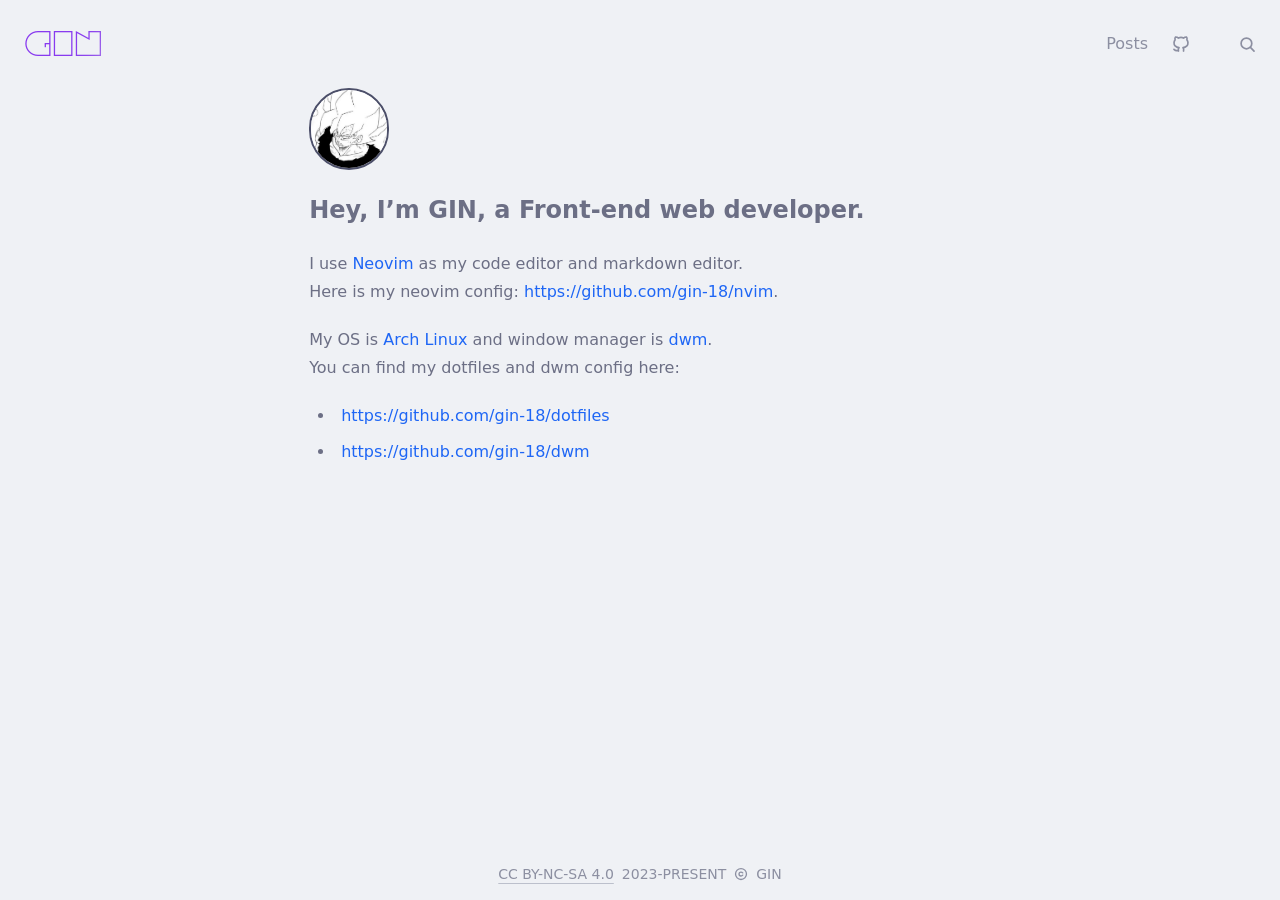
<file: index.html>
<!DOCTYPE html>
<html lang="en">

<head>
  <meta charset="UTF-8">
  <meta http-equiv="X-UA-Compatible" content="IE=edge">
  <meta name="viewport" content="width=device-width, initial-scale=1.0">
  <title>
    GIN
  </title>
  
<link rel="stylesheet" href="/css/common.c8cf2b51b064b4d7b999.css">
<link rel="stylesheet" href="/css/vendors.9b3ef06cd1c3624bd43e.css">

    <link rel="icon" type="image/x-icon" href="/images/favicon.ico">
<meta name="generator" content="Hexo 6.3.0"></head>


  <body class="flex flex-col h-full text-text bg-base">
    <!-- 头部 -->
    <header class="flex justify-between items-center p-6 text-text">
  <!-- logo -->
  <a class="text-4xl font-['DubtronicInline'] text-animation"
  href="/">
  GIN
</a>

    <!-- 导航栏 -->
    <nav class="flex items-center gap-x-6 text-overlay1">
  
    
      <a class="flex justify-center items-center hover:text-text" href="/archives/"
        title="Posts">
        <span class="text-lg icon-[charm--notes] md:hidden"></span>
        
          <span class="hidden md:inline-block">
            Posts
          </span>
          
      </a>
      
        
    
      <a class="flex justify-center items-center hover:text-text" target="_blank" rel="noopener" href="https://github.com/GIN-18"
        title="Github">
        <span class="text-lg icon-[charm--github] md:inline-block"></span>
        
      </a>
      
        

          <button id="mode-icon" class="text-lg transition duration-200 ease-in hover:text-text" title="dark / light"
  data-palette="mocha"></button>
            
  <button id="search-btn" class="text-lg transition duration-200 ease-in icon-[charm--search] hover:text-text"
    title="search"></button>

  <div id="search-box"
    class="z-10 hidden flex-col absolute top-0 left-0 w-full h-full p-3 bg-mantle md:fixed md:top-1/2 md:left-1/2 md:-translate-x-1/2 md:-translate-y-1/2 md:w-1/2 md:h-3/4 md:border-2 md:border-surface2 md:rounded">
    <div class="flex justify-center items-center gap-2 w-full bg-inherit">
      <!-- 输入框 -->
      <div class="relative w-full bg-inherit">
        <input type="text" id="search-input"
          class="peer bg-transparent w-full p-2 rounded text-subtext0 placeholder-transparent ring-2 ring-surface2 focus:ring-blue focus:outline-none focus:border-blue"
          placeholder="Search" />
        <label for="search-input"
          class="absolute cursor-text left-0 -top-3 text-sm text-surface2 bg-inherit mx-1 px-1 peer-placeholder-shown:text-base peer-placeholder-shown:text-surface2 peer-placeholder-shown:top-2 peer-focus:-top-3 peer-focus:text-blue peer-focus:text-sm transition-all">
          Search
        </label>
      </div>

      <!-- 关闭按钮 -->
      <button id="search-close"
        class="flex justify-center items-center p-3 border-2 border-surface2 rounded bg-inherit transition duration-200 ease-in hover:border-text hover:text-text">
        <span class="icon-[charm--cross]"></span>
      </button>
    </div>

    <!-- 搜索结果 -->
    <ul id="search-result" class="flex flex-col gap-2 mt-2 border-inherit"></ul>
  </div>
  
</nav>
</header>

      <main class="grow px-6 md:flex md:justify-center">
        
<div class="flex flex-col justify-start md:w-[65ch]">
  
    <img class="w-20 mb-6 border-2 border-text rounded-full" src="/images/avatar.jpg" alt="avatar">
  
  
    
      <article id="content" class="prose articleLink" data-content="&lt;h2 id=&#34;Hey-I’m-GIN-a-Front-end-web-developer&#34;&gt;&lt;a href=&#34;#Hey-I’m-GIN-a-Front-end-web-developer&#34; class=&#34;headerlink&#34; title=&#34;Hey, I’m GIN, a Front-end web developer.&#34;&gt;&lt;/a&gt;Hey, I’m GIN, a Front-end web developer.&lt;/h2&gt;&lt;p&gt;I use &lt;a href=&#34;https://neovim.io/&#34;&gt;Neovim&lt;/a&gt; as my code editor and markdown editor.&lt;br&gt;Here is my neovim config: &lt;a href=&#34;https://github.com/gin-18/nvim&#34;&gt;https://github.com/gin-18/nvim&lt;/a&gt;.&lt;/p&gt;
&lt;p&gt;My OS is &lt;a href=&#34;https://archlinux.org/&#34;&gt;Arch Linux&lt;/a&gt; and window manager is &lt;a href=&#34;https://dwm.suckless.org/&#34;&gt;dwm&lt;/a&gt;.&lt;br&gt;You can find my dotfiles and dwm config here:&lt;/p&gt;
&lt;ul&gt;
&lt;li&gt;&lt;a href=&#34;https://github.com/gin-18/dotfiles&#34;&gt;https://github.com/gin-18/dotfiles&lt;/a&gt;&lt;/li&gt;
&lt;li&gt;&lt;a href=&#34;https://github.com/gin-18/dwm&#34;&gt;https://github.com/gin-18/dwm&lt;/a&gt;&lt;/li&gt;
&lt;/ul&gt;
"></article>
    
  
</div>

      </main>

      <!-- 底部 -->
      
  <footer class="flex justify-center items-center gap-x-2 py-4 text-overlay1 text-sm">
    <a class="underline underline-offset-4 decoration-surface1 hover:decoration-overlay1"
      target="_blank" rel="noopener" href="https://creativecommons.org/licenses/by-nc-sa/4.0/">CC BY-NC-SA 4.0</a>
    2023-PRESENT
      <span class="text-sm icon-[charm--copyright]">copyright</span>
      GIN
  </footer>

        <!-- 回到顶部 -->
        <button id="top"
          class="hidden justify-center items-center fixed bottom-6 right-6 p-3 rounded-full text-surface2 transition duration-200 ease-in hover:text-text hover:bg-crust"
          title="back to top">
          <span class="icon-[charm--arrow-up]"></span>
        </button>

        
<script src="/js/common.e5cc339d0bc5839f13d5.js"></script>
<script src="/js/index.8d3c377fa4c8b4e38a33.js"></script>
<script src="/js/mode.77eee51b081cd2b9821d.js"></script>
<script src="/js/vendors.4a5f66e331e68bc6d83e.js"></script>

  </body>

</html>
</file>
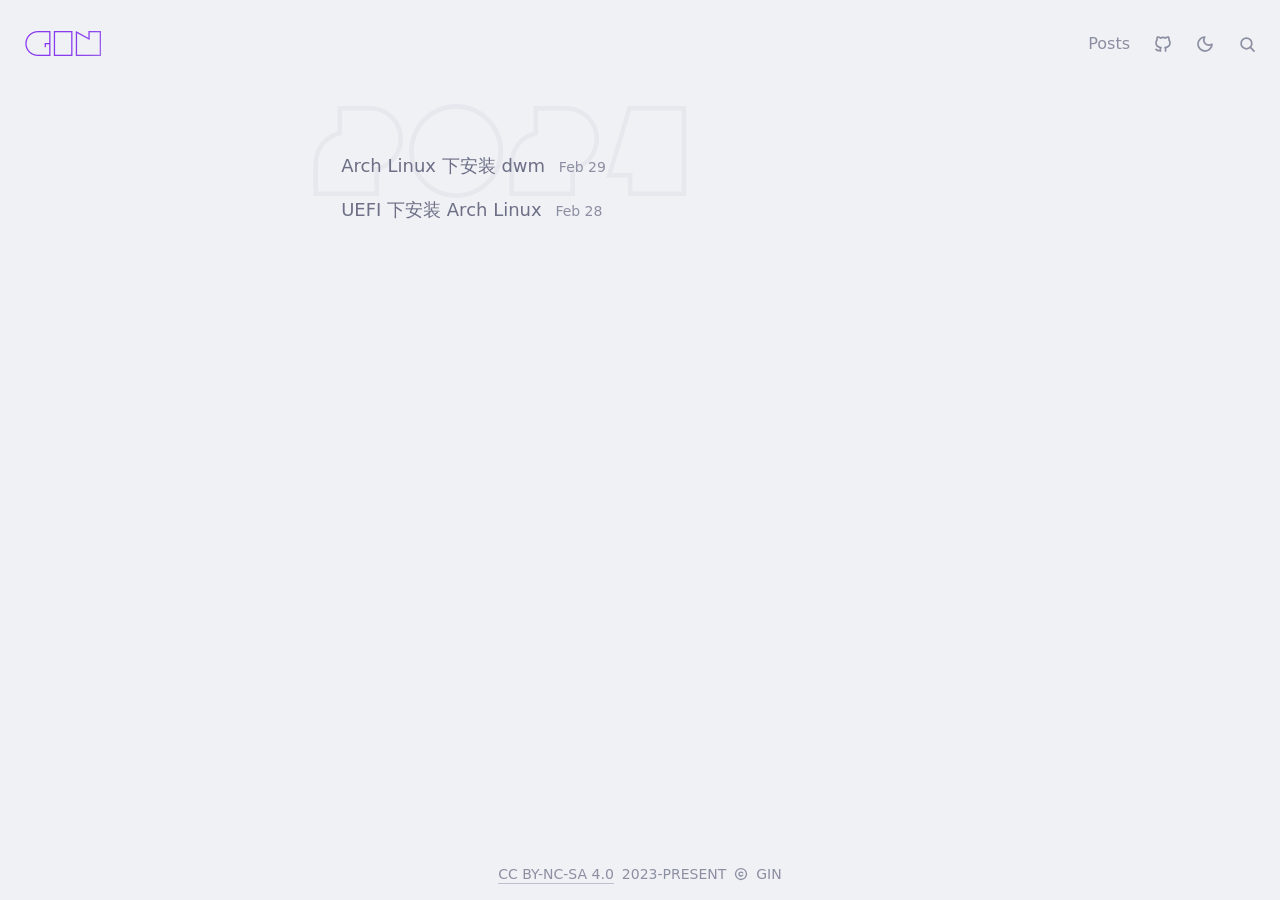
<file: archives/index.html>
<!DOCTYPE html>
<html lang="en">

<head>
  <meta charset="UTF-8">
  <meta http-equiv="X-UA-Compatible" content="IE=edge">
  <meta name="viewport" content="width=device-width, initial-scale=1.0">
  <title>
    GIN
  </title>
  
<link rel="stylesheet" href="/css/common.c8cf2b51b064b4d7b999.css">
<link rel="stylesheet" href="/css/vendors.9b3ef06cd1c3624bd43e.css">

    <link rel="icon" type="image/x-icon" href="/images/favicon.ico">
<meta name="generator" content="Hexo 6.3.0"></head>


  <body class="flex flex-col h-full text-text bg-base">
    <!-- 头部 -->
    <header class="flex justify-between items-center p-6 text-text">
  <!-- logo -->
  <a class="text-4xl font-['DubtronicInline'] text-animation"
  href="/">
  GIN
</a>

    <!-- 导航栏 -->
    <nav class="flex items-center gap-x-6 text-overlay1">
  
    
      <a class="flex justify-center items-center hover:text-text" href="/archives/"
        title="Posts">
        <span class="text-lg icon-[charm--notes] md:hidden"></span>
        
          <span class="hidden md:inline-block">
            Posts
          </span>
          
      </a>
      
        
    
      <a class="flex justify-center items-center hover:text-text" target="_blank" rel="noopener" href="https://github.com/GIN-18"
        title="Github">
        <span class="text-lg icon-[charm--github] md:inline-block"></span>
        
      </a>
      
        

          <button id="mode-icon" class="text-lg transition duration-200 ease-in hover:text-text" title="dark / light"
  data-palette="mocha"></button>
            
  <button id="search-btn" class="text-lg transition duration-200 ease-in icon-[charm--search] hover:text-text"
    title="search"></button>

  <div id="search-box"
    class="z-10 hidden flex-col absolute top-0 left-0 w-full h-full p-3 bg-mantle md:fixed md:top-1/2 md:left-1/2 md:-translate-x-1/2 md:-translate-y-1/2 md:w-1/2 md:h-3/4 md:border-2 md:border-surface2 md:rounded">
    <div class="flex justify-center items-center gap-2 w-full bg-inherit">
      <!-- 输入框 -->
      <div class="relative w-full bg-inherit">
        <input type="text" id="search-input"
          class="peer bg-transparent w-full p-2 rounded text-subtext0 placeholder-transparent ring-2 ring-surface2 focus:ring-blue focus:outline-none focus:border-blue"
          placeholder="Search" />
        <label for="search-input"
          class="absolute cursor-text left-0 -top-3 text-sm text-surface2 bg-inherit mx-1 px-1 peer-placeholder-shown:text-base peer-placeholder-shown:text-surface2 peer-placeholder-shown:top-2 peer-focus:-top-3 peer-focus:text-blue peer-focus:text-sm transition-all">
          Search
        </label>
      </div>

      <!-- 关闭按钮 -->
      <button id="search-close"
        class="flex justify-center items-center p-3 border-2 border-surface2 rounded bg-inherit transition duration-200 ease-in hover:border-text hover:text-text">
        <span class="icon-[charm--cross]"></span>
      </button>
    </div>

    <!-- 搜索结果 -->
    <ul id="search-result" class="flex flex-col gap-2 mt-2 border-inherit"></ul>
  </div>
  
</nav>
</header>

      <main class="grow px-6 md:flex md:justify-center">
        
  
    
      
    
      
        
          <!-- 年份归档 -->
          <div>
            
              <section class=" max-w-[65ch] md:w-[65ch] md:relative">
                <h2 class="mb-2 text-3xl font-['DubtronicInline'] md:text-surface0 md:text-9xl md:opacity-25">
                  2024
                </h2>
                <ul class="flex flex-col gap-4 md:absolute md:top-16 md:left-8">
                  
                    
                      
                        <li>
                          <a class="group" href="/2024/02/29/arch-linux-install-dwm/">
                            <span class="text-subtext0 text-lg transition duration-150 ease-in group-hover:text-text">
                              Arch Linux 下安装 dwm
                            </span>
                            <span class="ml-2 text-sm text-overlay1 transition duration-150 ease-in group-hover:text-subtext0">
                              <span>Feb 29</span>
                            </span>
                          </a>
                        </li>
                        
                          
                            
                    
                      
                        <li>
                          <a class="group" href="/2024/02/28/arch-linux-install-uefi/">
                            <span class="text-subtext0 text-lg transition duration-150 ease-in group-hover:text-text">
                              UEFI 下安装 Arch Linux
                            </span>
                            <span class="ml-2 text-sm text-overlay1 transition duration-150 ease-in group-hover:text-subtext0">
                              <span>Feb 28</span>
                            </span>
                          </a>
                        </li>
                        
                          
                            
                </ul>
              </section>
              
                
          </div>

      </main>

      <!-- 底部 -->
      
  <footer class="flex justify-center items-center gap-x-2 py-4 text-overlay1 text-sm">
    <a class="underline underline-offset-4 decoration-surface1 hover:decoration-overlay1"
      target="_blank" rel="noopener" href="https://creativecommons.org/licenses/by-nc-sa/4.0/">CC BY-NC-SA 4.0</a>
    2023-PRESENT
      <span class="text-sm icon-[charm--copyright]">copyright</span>
      GIN
  </footer>

        <!-- 回到顶部 -->
        <button id="top"
          class="hidden justify-center items-center fixed bottom-6 right-6 p-3 rounded-full text-surface2 transition duration-200 ease-in hover:text-text hover:bg-crust"
          title="back to top">
          <span class="icon-[charm--arrow-up]"></span>
        </button>

        
<script src="/js/common.e5cc339d0bc5839f13d5.js"></script>
<script src="/js/index.8d3c377fa4c8b4e38a33.js"></script>
<script src="/js/mode.77eee51b081cd2b9821d.js"></script>
<script src="/js/vendors.4a5f66e331e68bc6d83e.js"></script>

  </body>

</html>
</file>
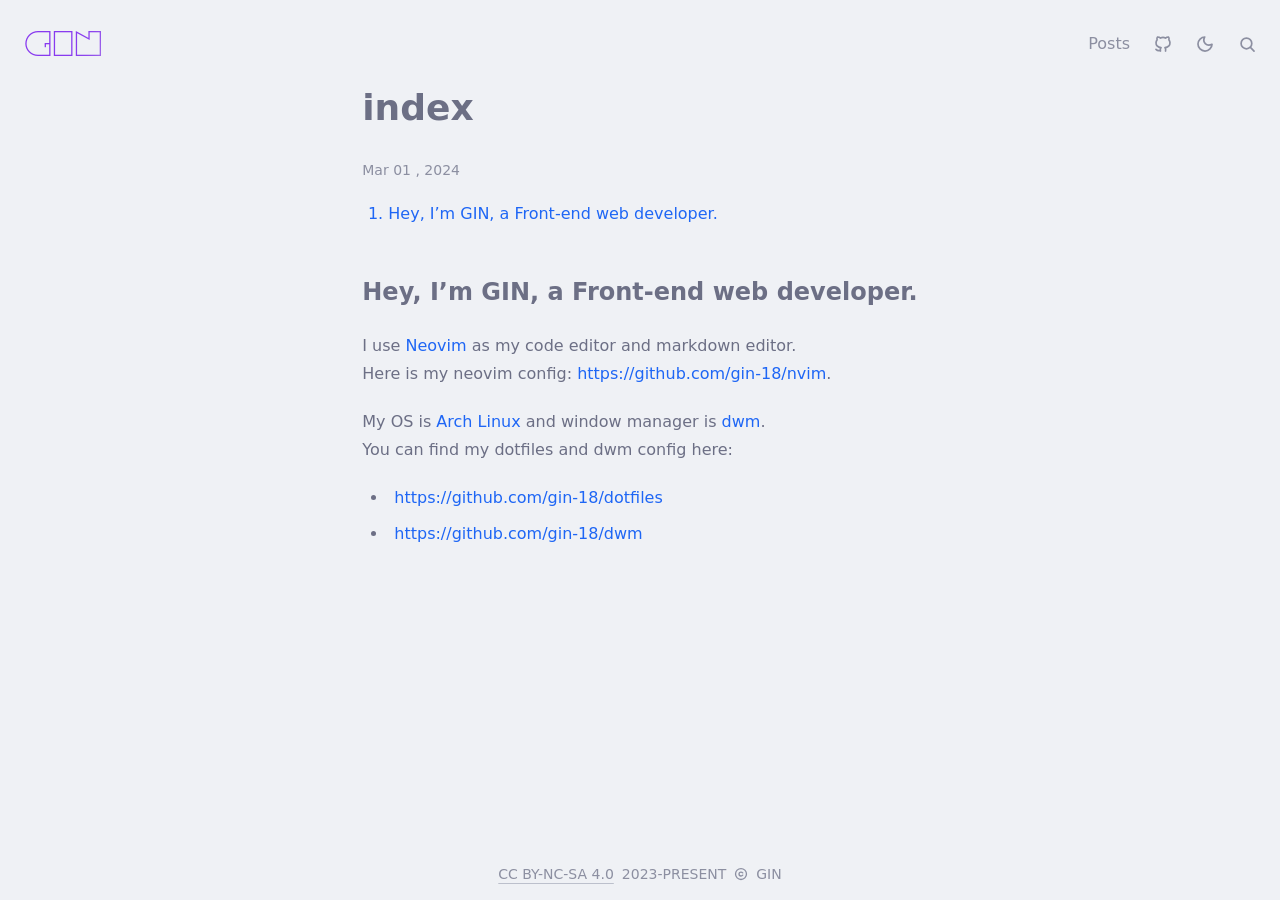
<file: index/index.html>
<!DOCTYPE html>
<html lang="en">

<head>
  <meta charset="UTF-8">
  <meta http-equiv="X-UA-Compatible" content="IE=edge">
  <meta name="viewport" content="width=device-width, initial-scale=1.0">
  <title>
    GIN
  </title>
  
<link rel="stylesheet" href="/css/common.c8cf2b51b064b4d7b999.css">
<link rel="stylesheet" href="/css/vendors.9b3ef06cd1c3624bd43e.css">

    <link rel="icon" type="image/x-icon" href="/images/favicon.ico">
<meta name="generator" content="Hexo 6.3.0"></head>


  <body class="flex flex-col h-full text-text bg-base">
    <!-- 头部 -->
    <header class="flex justify-between items-center p-6 text-text">
  <!-- logo -->
  <a class="text-4xl font-['DubtronicInline'] text-animation"
  href="/">
  GIN
</a>

    <!-- 导航栏 -->
    <nav class="flex items-center gap-x-6 text-overlay1">
  
    
      <a class="flex justify-center items-center hover:text-text" href="/archives/"
        title="Posts">
        <span class="text-lg icon-[charm--notes] md:hidden"></span>
        
          <span class="hidden md:inline-block">
            Posts
          </span>
          
      </a>
      
        
    
      <a class="flex justify-center items-center hover:text-text" target="_blank" rel="noopener" href="https://github.com/GIN-18"
        title="Github">
        <span class="text-lg icon-[charm--github] md:inline-block"></span>
        
      </a>
      
        

          <button id="mode-icon" class="text-lg transition duration-200 ease-in hover:text-text" title="dark / light"
  data-palette="mocha"></button>
            
  <button id="search-btn" class="text-lg transition duration-200 ease-in icon-[charm--search] hover:text-text"
    title="search"></button>

  <div id="search-box"
    class="z-10 hidden flex-col absolute top-0 left-0 w-full h-full p-3 bg-mantle md:fixed md:top-1/2 md:left-1/2 md:-translate-x-1/2 md:-translate-y-1/2 md:w-1/2 md:h-3/4 md:border-2 md:border-surface2 md:rounded">
    <div class="flex justify-center items-center gap-2 w-full bg-inherit">
      <!-- 输入框 -->
      <div class="relative w-full bg-inherit">
        <input type="text" id="search-input"
          class="peer bg-transparent w-full p-2 rounded text-subtext0 placeholder-transparent ring-2 ring-surface2 focus:ring-blue focus:outline-none focus:border-blue"
          placeholder="Search" />
        <label for="search-input"
          class="absolute cursor-text left-0 -top-3 text-sm text-surface2 bg-inherit mx-1 px-1 peer-placeholder-shown:text-base peer-placeholder-shown:text-surface2 peer-placeholder-shown:top-2 peer-focus:-top-3 peer-focus:text-blue peer-focus:text-sm transition-all">
          Search
        </label>
      </div>

      <!-- 关闭按钮 -->
      <button id="search-close"
        class="flex justify-center items-center p-3 border-2 border-surface2 rounded bg-inherit transition duration-200 ease-in hover:border-text hover:text-text">
        <span class="icon-[charm--cross]"></span>
      </button>
    </div>

    <!-- 搜索结果 -->
    <ul id="search-result" class="flex flex-col gap-2 mt-2 border-inherit"></ul>
  </div>
  
</nav>
</header>

      <main class="grow px-6 md:flex md:justify-center">
        <article class="prose">
  <div>
    <h1>
      index
    </h1>
  </div>
  <div class="my-2 text-overlay1 text-sm">
    <span>Mar 01</span>
    <span>,</span>
    <span>2024</span>
  </div>
  <ol class="toc"><li class="toc-item toc-level-2"><a class="toc-link" href="#Hey-I%E2%80%99m-GIN-a-Front-end-web-developer"><span class="toc-text">Hey, I’m GIN, a Front-end web developer.</span></a></li></ol>
  <div class="articleLink">
    <h2 id="Hey-I’m-GIN-a-Front-end-web-developer"><a href="#Hey-I’m-GIN-a-Front-end-web-developer" class="headerlink" title="Hey, I’m GIN, a Front-end web developer."></a>Hey, I’m GIN, a Front-end web developer.</h2><p>I use <a target="_blank" rel="noopener" href="https://neovim.io/">Neovim</a> as my code editor and markdown editor.<br>Here is my neovim config: <a target="_blank" rel="noopener" href="https://github.com/gin-18/nvim">https://github.com/gin-18/nvim</a>.</p>
<p>My OS is <a target="_blank" rel="noopener" href="https://archlinux.org/">Arch Linux</a> and window manager is <a target="_blank" rel="noopener" href="https://dwm.suckless.org/">dwm</a>.<br>You can find my dotfiles and dwm config here:</p>
<ul>
<li><a target="_blank" rel="noopener" href="https://github.com/gin-18/dotfiles">https://github.com/gin-18/dotfiles</a></li>
<li><a target="_blank" rel="noopener" href="https://github.com/gin-18/dwm">https://github.com/gin-18/dwm</a></li>
</ul>

  </div>
</article>

      </main>

      <!-- 底部 -->
      
  <footer class="flex justify-center items-center gap-x-2 py-4 text-overlay1 text-sm">
    <a class="underline underline-offset-4 decoration-surface1 hover:decoration-overlay1"
      target="_blank" rel="noopener" href="https://creativecommons.org/licenses/by-nc-sa/4.0/">CC BY-NC-SA 4.0</a>
    2023-PRESENT
      <span class="text-sm icon-[charm--copyright]">copyright</span>
      GIN
  </footer>

        <!-- 回到顶部 -->
        <button id="top"
          class="hidden justify-center items-center fixed bottom-6 right-6 p-3 rounded-full text-surface2 transition duration-200 ease-in hover:text-text hover:bg-crust"
          title="back to top">
          <span class="icon-[charm--arrow-up]"></span>
        </button>

        
<script src="/js/common.e5cc339d0bc5839f13d5.js"></script>
<script src="/js/index.8d3c377fa4c8b4e38a33.js"></script>
<script src="/js/mode.77eee51b081cd2b9821d.js"></script>
<script src="/js/vendors.4a5f66e331e68bc6d83e.js"></script>

  </body>

</html>
</file>
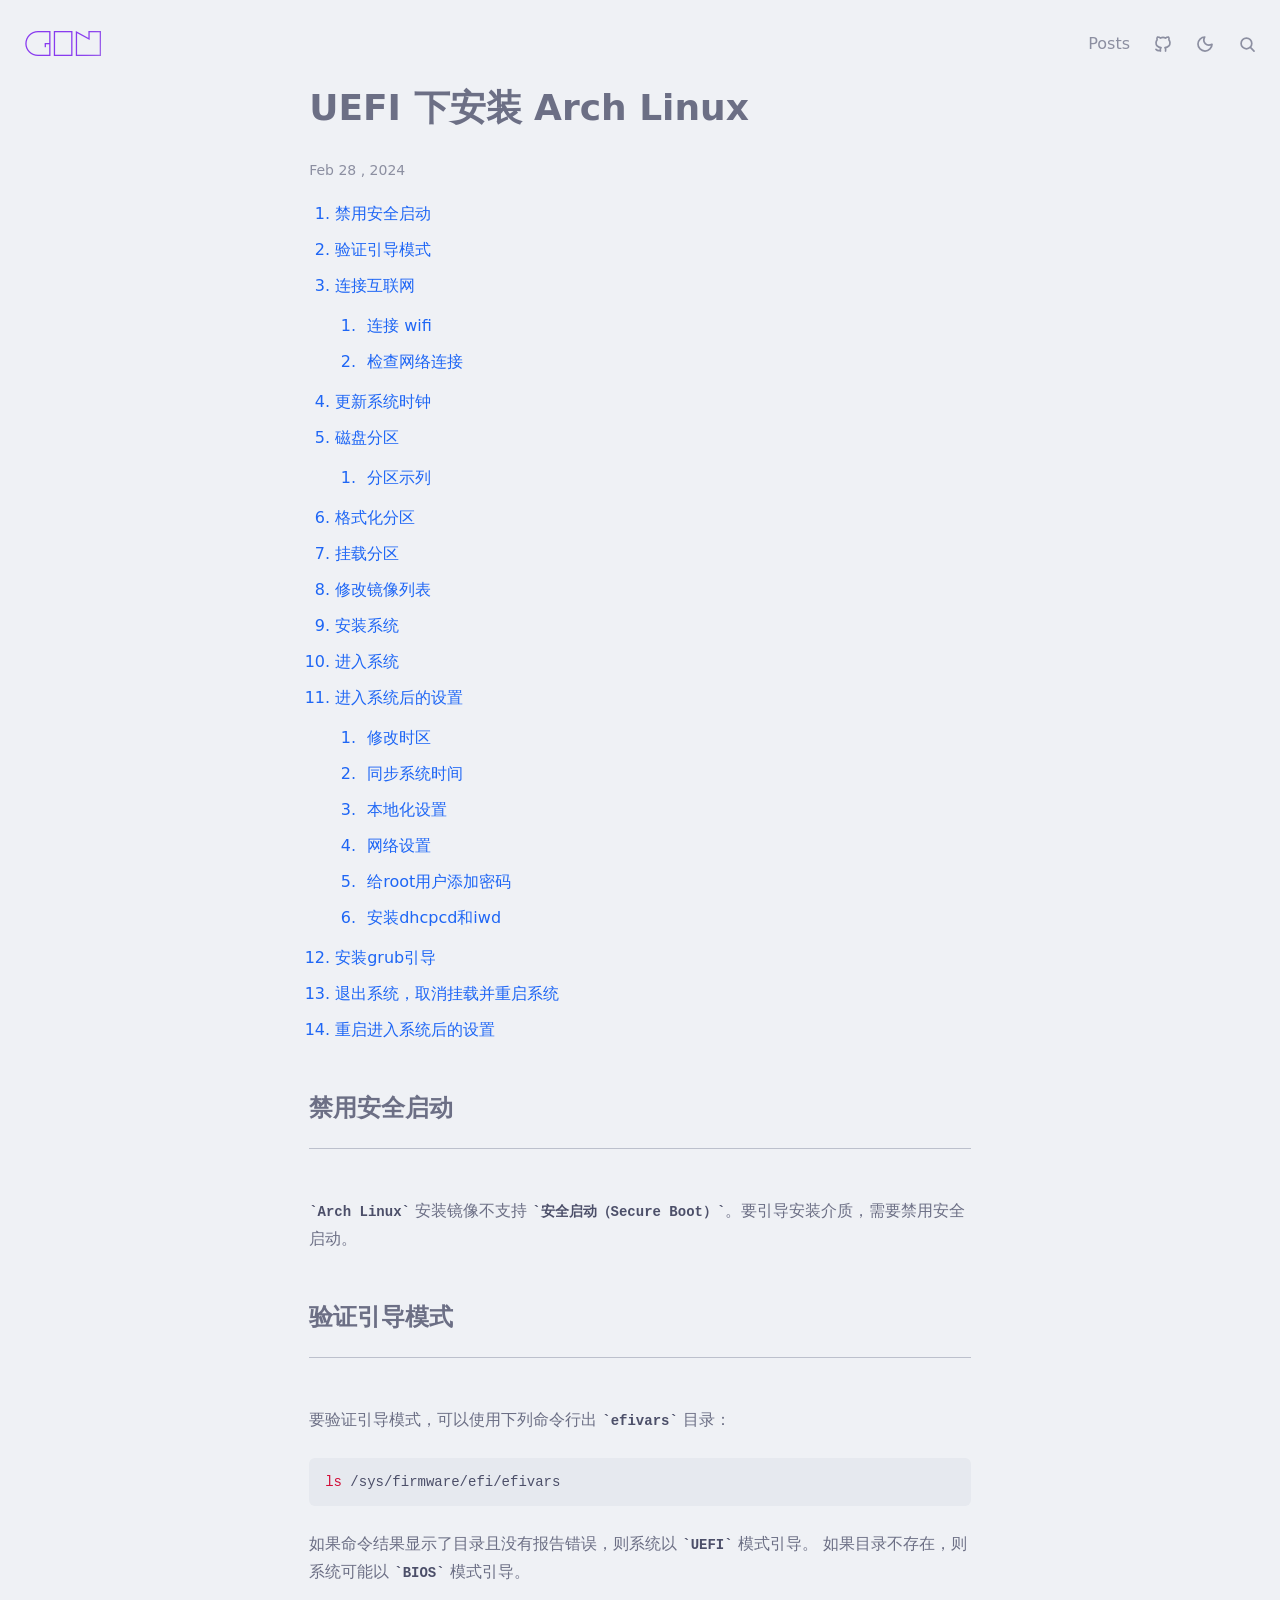
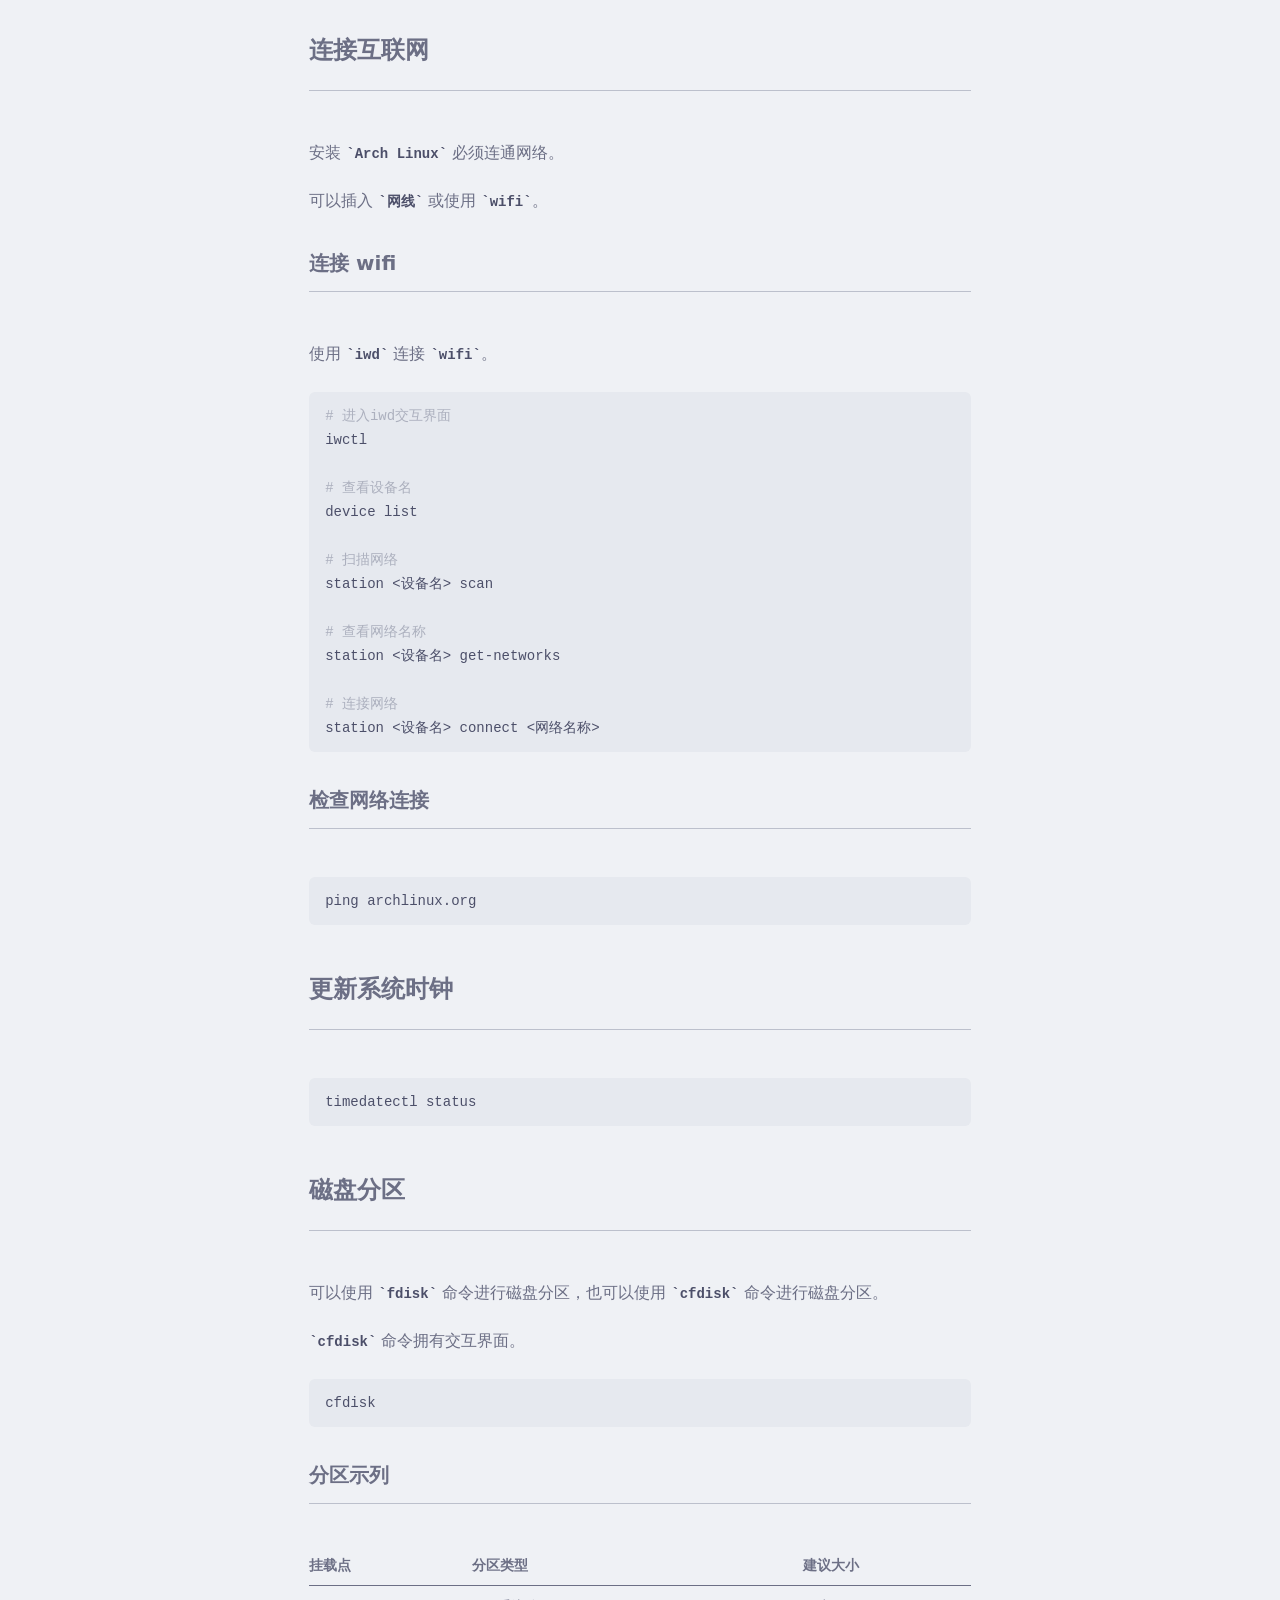
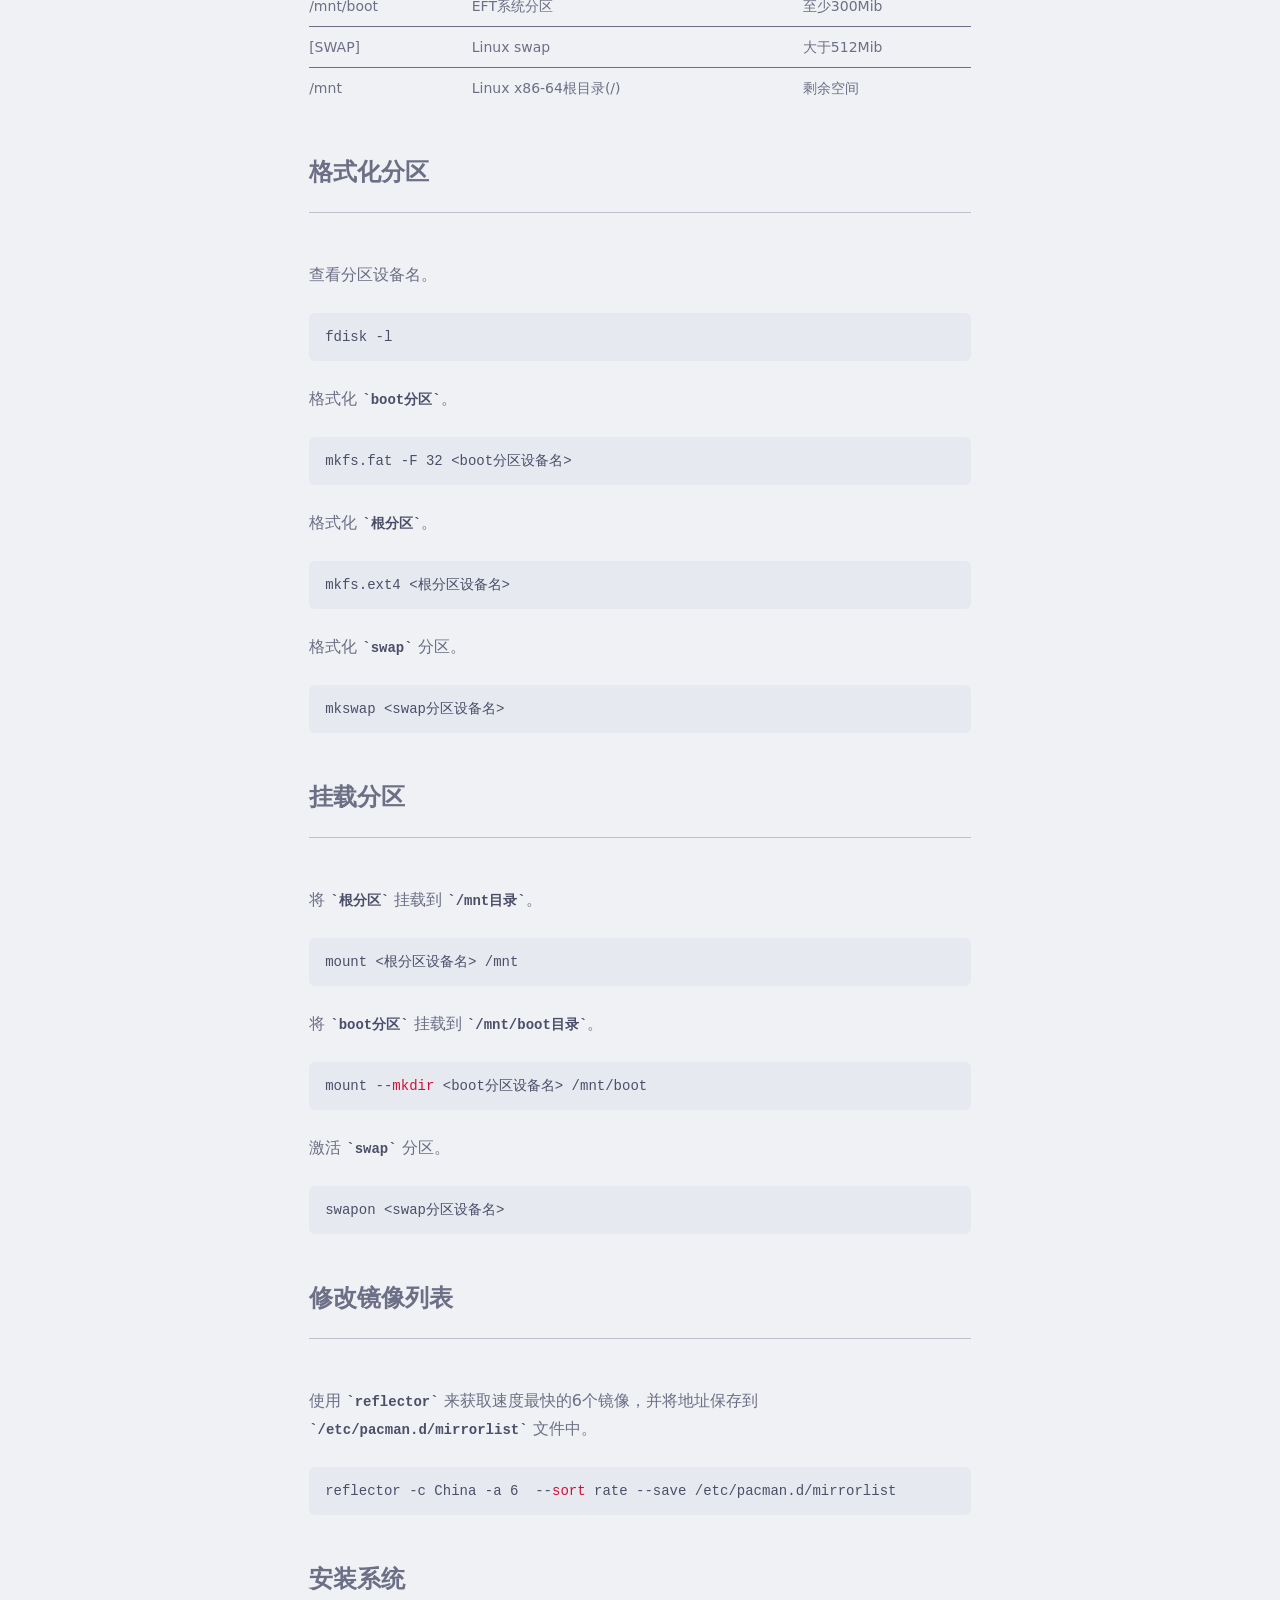
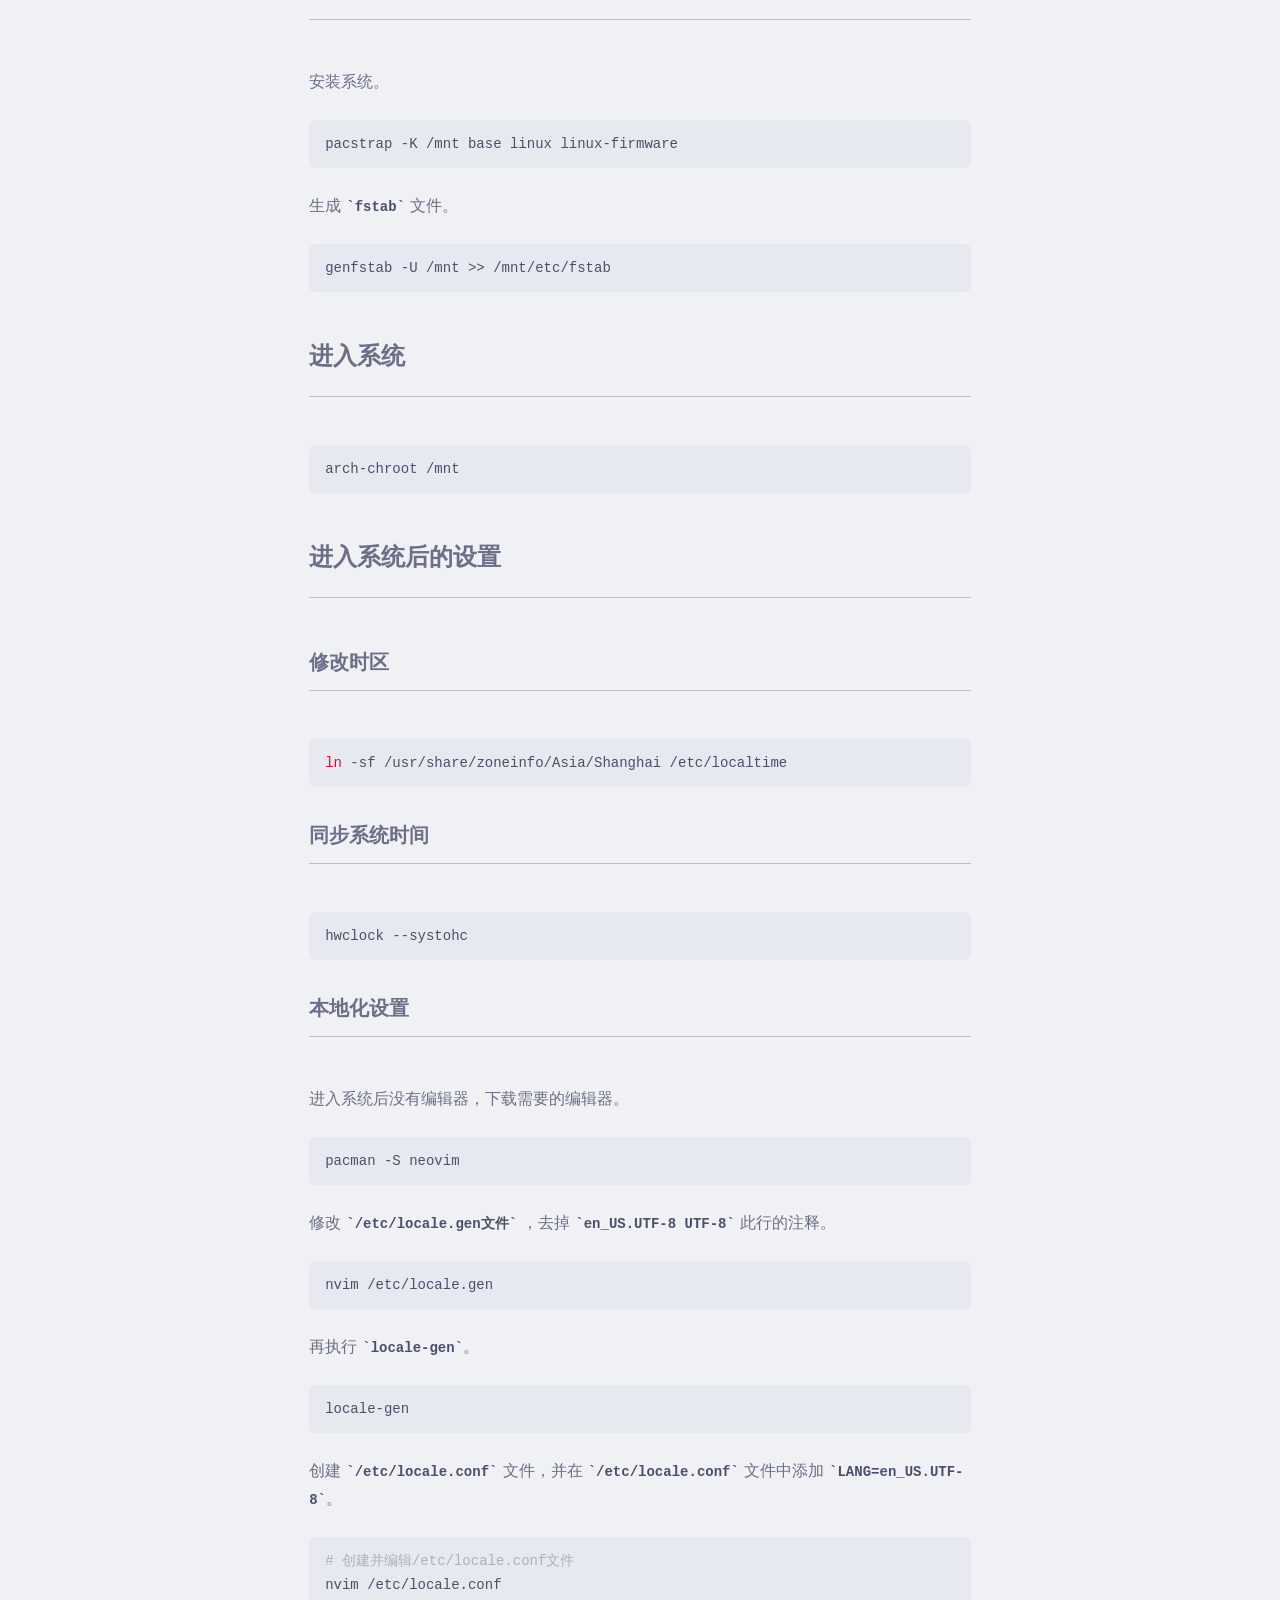
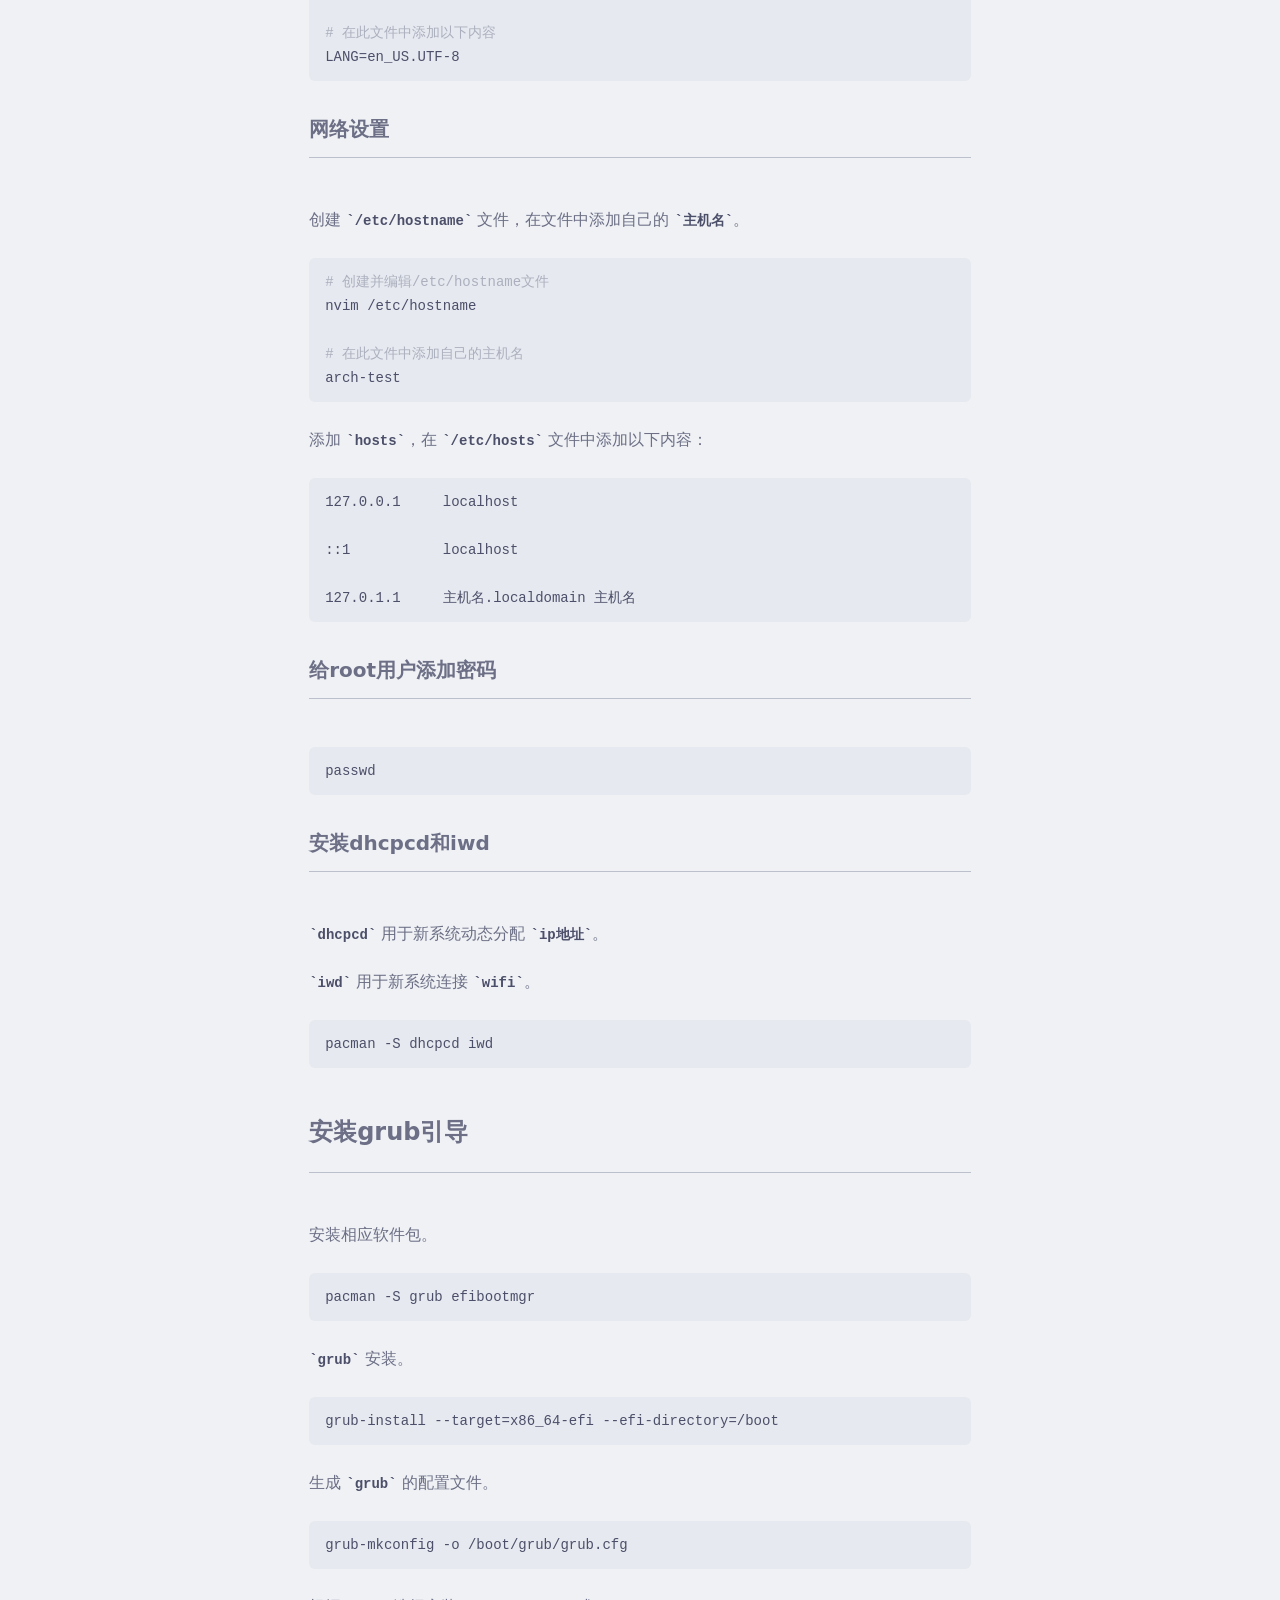
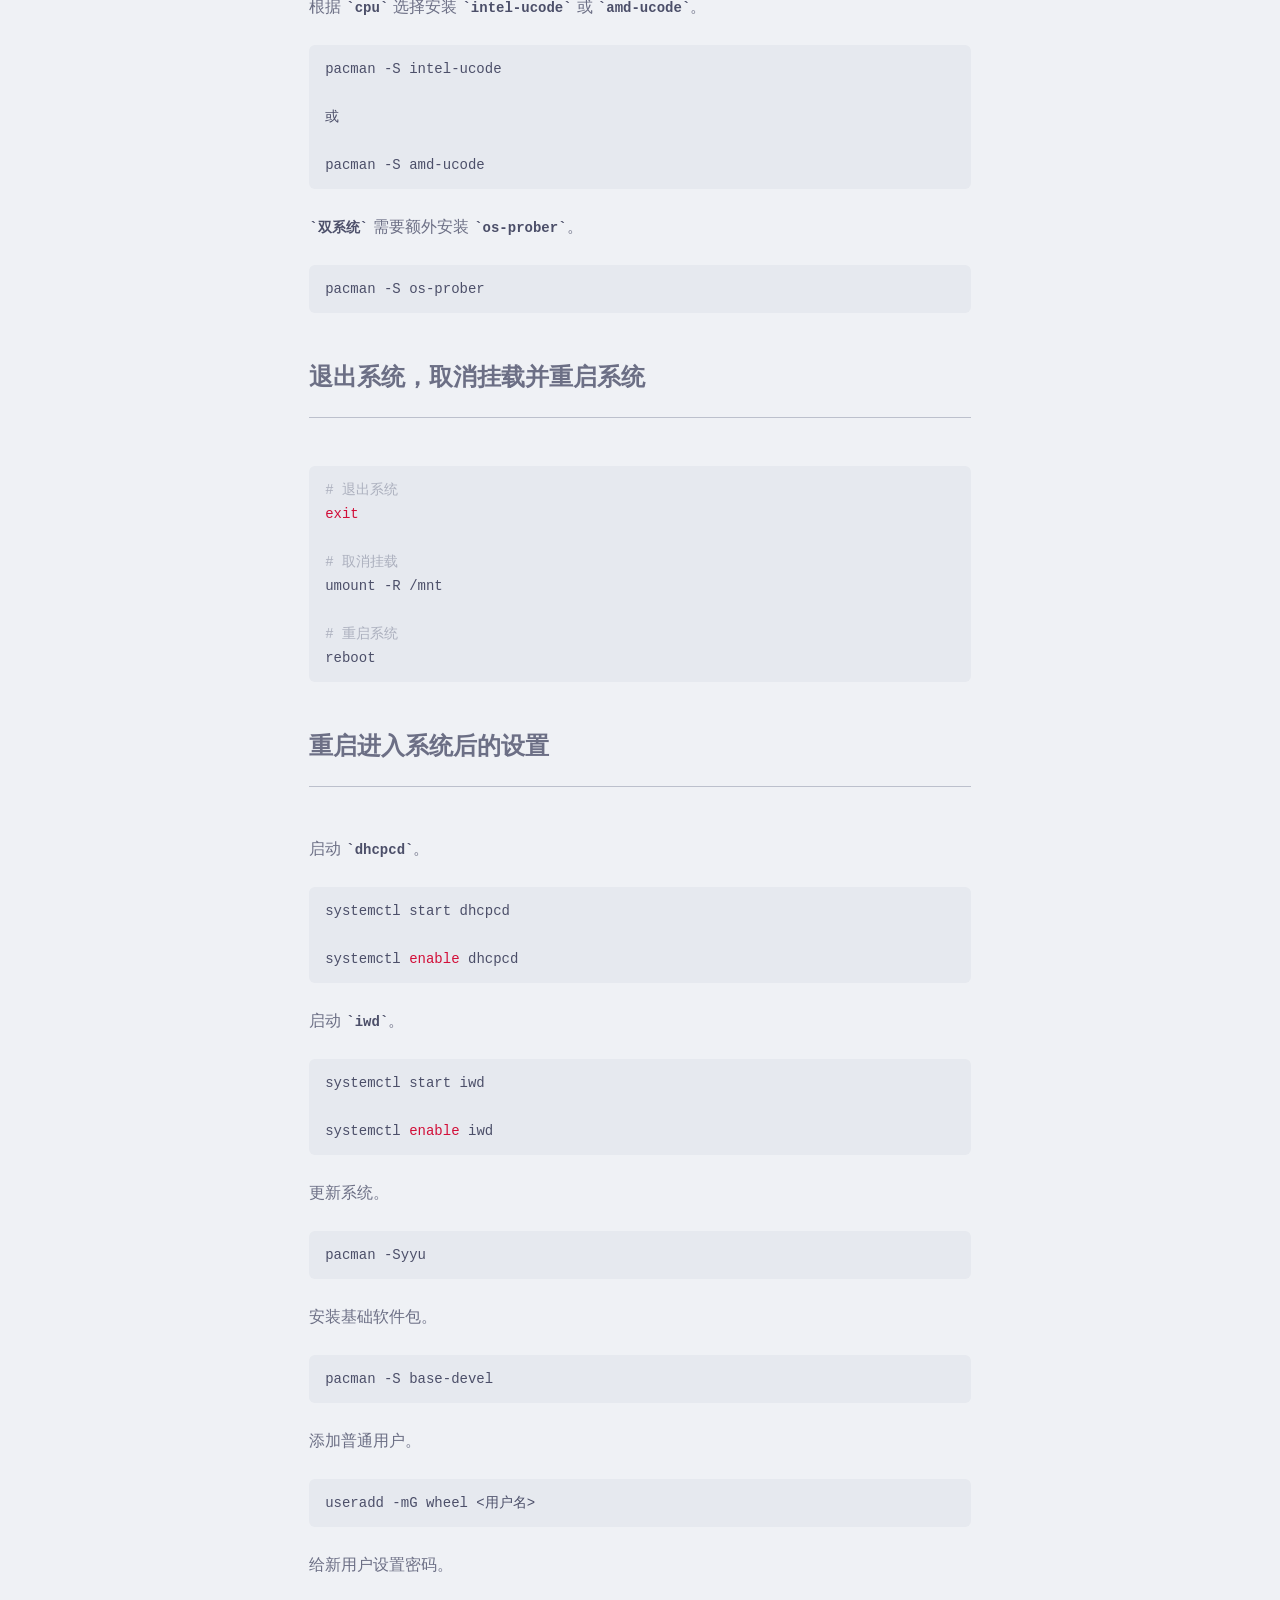
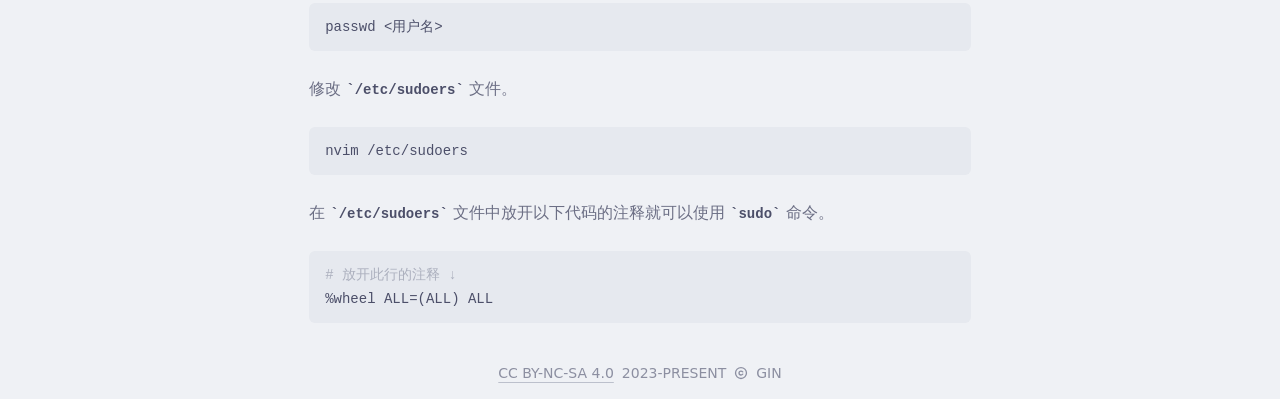
<file: 2024/02/28/arch-linux-install-uefi/index.html>
<!DOCTYPE html>
<html lang="en">

<head>
  <meta charset="UTF-8">
  <meta http-equiv="X-UA-Compatible" content="IE=edge">
  <meta name="viewport" content="width=device-width, initial-scale=1.0">
  <title>
    GIN
  </title>
  
<link rel="stylesheet" href="/css/common.c8cf2b51b064b4d7b999.css">
<link rel="stylesheet" href="/css/vendors.9b3ef06cd1c3624bd43e.css">

    <link rel="icon" type="image/x-icon" href="/images/favicon.ico">
<meta name="generator" content="Hexo 6.3.0"></head>


  <body class="flex flex-col h-full text-text bg-base">
    <!-- 头部 -->
    <header class="flex justify-between items-center p-6 text-text">
  <!-- logo -->
  <a class="text-4xl font-['DubtronicInline'] text-animation"
  href="/">
  GIN
</a>

    <!-- 导航栏 -->
    <nav class="flex items-center gap-x-6 text-overlay1">
  
    
      <a class="flex justify-center items-center hover:text-text" href="/archives/"
        title="Posts">
        <span class="text-lg icon-[charm--notes] md:hidden"></span>
        
          <span class="hidden md:inline-block">
            Posts
          </span>
          
      </a>
      
        
    
      <a class="flex justify-center items-center hover:text-text" target="_blank" rel="noopener" href="https://github.com/GIN-18"
        title="Github">
        <span class="text-lg icon-[charm--github] md:inline-block"></span>
        
      </a>
      
        

          <button id="mode-icon" class="text-lg transition duration-200 ease-in hover:text-text" title="dark / light"
  data-palette="mocha"></button>
            
  <button id="search-btn" class="text-lg transition duration-200 ease-in icon-[charm--search] hover:text-text"
    title="search"></button>

  <div id="search-box"
    class="z-10 hidden flex-col absolute top-0 left-0 w-full h-full p-3 bg-mantle md:fixed md:top-1/2 md:left-1/2 md:-translate-x-1/2 md:-translate-y-1/2 md:w-1/2 md:h-3/4 md:border-2 md:border-surface2 md:rounded">
    <div class="flex justify-center items-center gap-2 w-full bg-inherit">
      <!-- 输入框 -->
      <div class="relative w-full bg-inherit">
        <input type="text" id="search-input"
          class="peer bg-transparent w-full p-2 rounded text-subtext0 placeholder-transparent ring-2 ring-surface2 focus:ring-blue focus:outline-none focus:border-blue"
          placeholder="Search" />
        <label for="search-input"
          class="absolute cursor-text left-0 -top-3 text-sm text-surface2 bg-inherit mx-1 px-1 peer-placeholder-shown:text-base peer-placeholder-shown:text-surface2 peer-placeholder-shown:top-2 peer-focus:-top-3 peer-focus:text-blue peer-focus:text-sm transition-all">
          Search
        </label>
      </div>

      <!-- 关闭按钮 -->
      <button id="search-close"
        class="flex justify-center items-center p-3 border-2 border-surface2 rounded bg-inherit transition duration-200 ease-in hover:border-text hover:text-text">
        <span class="icon-[charm--cross]"></span>
      </button>
    </div>

    <!-- 搜索结果 -->
    <ul id="search-result" class="flex flex-col gap-2 mt-2 border-inherit"></ul>
  </div>
  
</nav>
</header>

      <main class="grow px-6 md:flex md:justify-center">
        <article class="prose">
  <div>
    <h1>
      UEFI 下安装 Arch Linux
    </h1>
  </div>
  <div class="my-2 text-overlay1 text-sm">
    <span>Feb 28</span>
    <span>,</span>
    <span>2024</span>
  </div>
  <ol class="toc"><li class="toc-item toc-level-2"><a class="toc-link" href="#%E7%A6%81%E7%94%A8%E5%AE%89%E5%85%A8%E5%90%AF%E5%8A%A8"><span class="toc-text">禁用安全启动</span></a></li><li class="toc-item toc-level-2"><a class="toc-link" href="#%E9%AA%8C%E8%AF%81%E5%BC%95%E5%AF%BC%E6%A8%A1%E5%BC%8F"><span class="toc-text">验证引导模式</span></a></li><li class="toc-item toc-level-2"><a class="toc-link" href="#%E8%BF%9E%E6%8E%A5%E4%BA%92%E8%81%94%E7%BD%91"><span class="toc-text">连接互联网</span></a><ol class="toc-child"><li class="toc-item toc-level-3"><a class="toc-link" href="#%E8%BF%9E%E6%8E%A5-wifi"><span class="toc-text">连接 wifi</span></a></li><li class="toc-item toc-level-3"><a class="toc-link" href="#%E6%A3%80%E6%9F%A5%E7%BD%91%E7%BB%9C%E8%BF%9E%E6%8E%A5"><span class="toc-text">检查网络连接</span></a></li></ol></li><li class="toc-item toc-level-2"><a class="toc-link" href="#%E6%9B%B4%E6%96%B0%E7%B3%BB%E7%BB%9F%E6%97%B6%E9%92%9F"><span class="toc-text">更新系统时钟</span></a></li><li class="toc-item toc-level-2"><a class="toc-link" href="#%E7%A3%81%E7%9B%98%E5%88%86%E5%8C%BA"><span class="toc-text">磁盘分区</span></a><ol class="toc-child"><li class="toc-item toc-level-3"><a class="toc-link" href="#%E5%88%86%E5%8C%BA%E7%A4%BA%E5%88%97"><span class="toc-text">分区示列</span></a></li></ol></li><li class="toc-item toc-level-2"><a class="toc-link" href="#%E6%A0%BC%E5%BC%8F%E5%8C%96%E5%88%86%E5%8C%BA"><span class="toc-text">格式化分区</span></a></li><li class="toc-item toc-level-2"><a class="toc-link" href="#%E6%8C%82%E8%BD%BD%E5%88%86%E5%8C%BA"><span class="toc-text">挂载分区</span></a></li><li class="toc-item toc-level-2"><a class="toc-link" href="#%E4%BF%AE%E6%94%B9%E9%95%9C%E5%83%8F%E5%88%97%E8%A1%A8"><span class="toc-text">修改镜像列表</span></a></li><li class="toc-item toc-level-2"><a class="toc-link" href="#%E5%AE%89%E8%A3%85%E7%B3%BB%E7%BB%9F"><span class="toc-text">安装系统</span></a></li><li class="toc-item toc-level-2"><a class="toc-link" href="#%E8%BF%9B%E5%85%A5%E7%B3%BB%E7%BB%9F"><span class="toc-text">进入系统</span></a></li><li class="toc-item toc-level-2"><a class="toc-link" href="#%E8%BF%9B%E5%85%A5%E7%B3%BB%E7%BB%9F%E5%90%8E%E7%9A%84%E8%AE%BE%E7%BD%AE"><span class="toc-text">进入系统后的设置</span></a><ol class="toc-child"><li class="toc-item toc-level-3"><a class="toc-link" href="#%E4%BF%AE%E6%94%B9%E6%97%B6%E5%8C%BA"><span class="toc-text">修改时区</span></a></li><li class="toc-item toc-level-3"><a class="toc-link" href="#%E5%90%8C%E6%AD%A5%E7%B3%BB%E7%BB%9F%E6%97%B6%E9%97%B4"><span class="toc-text">同步系统时间</span></a></li><li class="toc-item toc-level-3"><a class="toc-link" href="#%E6%9C%AC%E5%9C%B0%E5%8C%96%E8%AE%BE%E7%BD%AE"><span class="toc-text">本地化设置</span></a></li><li class="toc-item toc-level-3"><a class="toc-link" href="#%E7%BD%91%E7%BB%9C%E8%AE%BE%E7%BD%AE"><span class="toc-text">网络设置</span></a></li><li class="toc-item toc-level-3"><a class="toc-link" href="#%E7%BB%99root%E7%94%A8%E6%88%B7%E6%B7%BB%E5%8A%A0%E5%AF%86%E7%A0%81"><span class="toc-text">给root用户添加密码</span></a></li><li class="toc-item toc-level-3"><a class="toc-link" href="#%E5%AE%89%E8%A3%85dhcpcd%E5%92%8Ciwd"><span class="toc-text">安装dhcpcd和iwd</span></a></li></ol></li><li class="toc-item toc-level-2"><a class="toc-link" href="#%E5%AE%89%E8%A3%85grub%E5%BC%95%E5%AF%BC"><span class="toc-text">安装grub引导</span></a></li><li class="toc-item toc-level-2"><a class="toc-link" href="#%E9%80%80%E5%87%BA%E7%B3%BB%E7%BB%9F%EF%BC%8C%E5%8F%96%E6%B6%88%E6%8C%82%E8%BD%BD%E5%B9%B6%E9%87%8D%E5%90%AF%E7%B3%BB%E7%BB%9F"><span class="toc-text">退出系统，取消挂载并重启系统</span></a></li><li class="toc-item toc-level-2"><a class="toc-link" href="#%E9%87%8D%E5%90%AF%E8%BF%9B%E5%85%A5%E7%B3%BB%E7%BB%9F%E5%90%8E%E7%9A%84%E8%AE%BE%E7%BD%AE"><span class="toc-text">重启进入系统后的设置</span></a></li></ol>
  <div class="articleLink">
    <h2 id="禁用安全启动"><a href="#禁用安全启动" class="headerlink" title="禁用安全启动"></a>禁用安全启动</h2><hr>
<p><code>Arch Linux</code> 安装镜像不支持 <code>安全启动（Secure Boot）</code>。要引导安装介质，需要禁用安全启动。</p>
<h2 id="验证引导模式"><a href="#验证引导模式" class="headerlink" title="验证引导模式"></a>验证引导模式</h2><hr>
<p>要验证引导模式，可以使用下列命令行出 <code>efivars</code> 目录：</p>
<pre><code class="sh">ls /sys/firmware/efi/efivars
</code></pre>
<p>如果命令结果显示了目录且没有报告错误，则系统以 <code>UEFI</code> 模式引导。 如果目录不存在，则系统可能以 <code>BIOS</code> 模式引导。</p>
<h2 id="连接互联网"><a href="#连接互联网" class="headerlink" title="连接互联网"></a>连接互联网</h2><hr>
<p>安装 <code>Arch Linux</code> 必须连通网络。</p>
<p>可以插入 <code>网线</code> 或使用 <code>wifi</code>。</p>
<h3 id="连接-wifi"><a href="#连接-wifi" class="headerlink" title="连接 wifi"></a>连接 wifi</h3><hr>
<p>使用 <code>iwd</code> 连接 <code>wifi</code>。</p>
<pre><code class="sh"># 进入iwd交互界面
iwctl

# 查看设备名
device list

# 扫描网络
station &lt;设备名&gt; scan

# 查看网络名称
station &lt;设备名&gt; get-networks

# 连接网络
station &lt;设备名&gt; connect &lt;网络名称&gt;
</code></pre>
<h3 id="检查网络连接"><a href="#检查网络连接" class="headerlink" title="检查网络连接"></a>检查网络连接</h3><hr>
<pre><code class="sh">ping archlinux.org
</code></pre>
<h2 id="更新系统时钟"><a href="#更新系统时钟" class="headerlink" title="更新系统时钟"></a>更新系统时钟</h2><hr>
<pre><code class="sh">timedatectl status
</code></pre>
<h2 id="磁盘分区"><a href="#磁盘分区" class="headerlink" title="磁盘分区"></a>磁盘分区</h2><hr>
<p>可以使用 <code>fdisk</code> 命令进行磁盘分区，也可以使用 <code>cfdisk</code> 命令进行磁盘分区。</p>
<p><code>cfdisk</code> 命令拥有交互界面。</p>
<pre><code class="sh">cfdisk
</code></pre>
<h3 id="分区示列"><a href="#分区示列" class="headerlink" title="分区示列"></a>分区示列</h3><hr>
<table>
<thead>
<tr>
<th>挂载点</th>
<th>分区类型</th>
<th>建议大小</th>
</tr>
</thead>
<tbody><tr>
<td>&#x2F;mnt&#x2F;boot</td>
<td>EFT系统分区</td>
<td>至少300Mib</td>
</tr>
<tr>
<td>[SWAP]</td>
<td>Linux swap</td>
<td>大于512Mib</td>
</tr>
<tr>
<td>&#x2F;mnt</td>
<td>Linux x86-64根目录(&#x2F;)</td>
<td>剩余空间</td>
</tr>
</tbody></table>
<h2 id="格式化分区"><a href="#格式化分区" class="headerlink" title="格式化分区"></a>格式化分区</h2><hr>
<p>查看分区设备名。</p>
<pre><code class="sh">fdisk -l
</code></pre>
<p>格式化 <code>boot分区</code>。</p>
<pre><code class="sh">mkfs.fat -F 32 &lt;boot分区设备名&gt;
</code></pre>
<p>格式化 <code>根分区</code>。</p>
<pre><code class="sh">mkfs.ext4 &lt;根分区设备名&gt;
</code></pre>
<p>格式化 <code>swap</code> 分区。</p>
<pre><code class="sh">mkswap &lt;swap分区设备名&gt;
</code></pre>
<h2 id="挂载分区"><a href="#挂载分区" class="headerlink" title="挂载分区"></a>挂载分区</h2><hr>
<p>将 <code>根分区</code> 挂载到 <code>/mnt目录</code>。</p>
<pre><code class="sh">mount &lt;根分区设备名&gt; /mnt
</code></pre>
<p>将 <code>boot分区</code> 挂载到 <code>/mnt/boot目录</code>。</p>
<pre><code class="sh">mount --mkdir &lt;boot分区设备名&gt; /mnt/boot
</code></pre>
<p>激活 <code>swap</code> 分区。</p>
<pre><code class="sh">swapon &lt;swap分区设备名&gt;
</code></pre>
<h2 id="修改镜像列表"><a href="#修改镜像列表" class="headerlink" title="修改镜像列表"></a>修改镜像列表</h2><hr>
<p>使用 <code>reflector</code> 来获取速度最快的6个镜像，并将地址保存到 <code>/etc/pacman.d/mirrorlist</code> 文件中。</p>
<pre><code class="sh">reflector -c China -a 6  --sort rate --save /etc/pacman.d/mirrorlist
</code></pre>
<h2 id="安装系统"><a href="#安装系统" class="headerlink" title="安装系统"></a>安装系统</h2><hr>
<p>安装系统。</p>
<pre><code class="sh">pacstrap -K /mnt base linux linux-firmware
</code></pre>
<p>生成 <code>fstab</code> 文件。</p>
<pre><code class="sh">genfstab -U /mnt &gt;&gt; /mnt/etc/fstab
</code></pre>
<h2 id="进入系统"><a href="#进入系统" class="headerlink" title="进入系统"></a>进入系统</h2><hr>
<pre><code class="sh">arch-chroot /mnt
</code></pre>
<h2 id="进入系统后的设置"><a href="#进入系统后的设置" class="headerlink" title="进入系统后的设置"></a>进入系统后的设置</h2><hr>
<h3 id="修改时区"><a href="#修改时区" class="headerlink" title="修改时区"></a>修改时区</h3><hr>
<pre><code class="sh">ln -sf /usr/share/zoneinfo/Asia/Shanghai /etc/localtime
</code></pre>
<h3 id="同步系统时间"><a href="#同步系统时间" class="headerlink" title="同步系统时间"></a>同步系统时间</h3><hr>
<pre><code class="sh">hwclock --systohc
</code></pre>
<h3 id="本地化设置"><a href="#本地化设置" class="headerlink" title="本地化设置"></a>本地化设置</h3><hr>
<p>进入系统后没有编辑器，下载需要的编辑器。</p>
<pre><code class="sh">pacman -S neovim
</code></pre>
<p>修改 <code>/etc/locale.gen文件</code> ，去掉 <code>en_US.UTF-8 UTF-8</code> 此行的注释。</p>
<pre><code class="sh">nvim /etc/locale.gen
</code></pre>
<p>再执行 <code>locale-gen</code>。</p>
<pre><code class="sh">locale-gen
</code></pre>
<p>创建 <code>/etc/locale.conf</code> 文件，并在 <code>/etc/locale.conf</code> 文件中添加 <code>LANG=en_US.UTF-8</code>。</p>
<pre><code class="sh"># 创建并编辑/etc/locale.conf文件
nvim /etc/locale.conf

# 在此文件中添加以下内容
LANG=en_US.UTF-8
</code></pre>
<h3 id="网络设置"><a href="#网络设置" class="headerlink" title="网络设置"></a>网络设置</h3><hr>
<p>创建 <code>/etc/hostname</code> 文件，在文件中添加自己的 <code>主机名</code>。</p>
<pre><code class="sh"># 创建并编辑/etc/hostname文件
nvim /etc/hostname

# 在此文件中添加自己的主机名
arch-test
</code></pre>
<p>添加 <code>hosts</code>，在 <code>/etc/hosts</code> 文件中添加以下内容：</p>
<pre><code class="sh">127.0.0.1     localhost

::1           localhost

127.0.1.1     主机名.localdomain 主机名
</code></pre>
<h3 id="给root用户添加密码"><a href="#给root用户添加密码" class="headerlink" title="给root用户添加密码"></a>给root用户添加密码</h3><hr>
<pre><code class="sh">passwd
</code></pre>
<h3 id="安装dhcpcd和iwd"><a href="#安装dhcpcd和iwd" class="headerlink" title="安装dhcpcd和iwd"></a>安装dhcpcd和iwd</h3><hr>
<p><code>dhcpcd</code> 用于新系统动态分配 <code>ip地址</code>。</p>
<p><code>iwd</code> 用于新系统连接 <code>wifi</code>。</p>
<pre><code class="sh">pacman -S dhcpcd iwd
</code></pre>
<h2 id="安装grub引导"><a href="#安装grub引导" class="headerlink" title="安装grub引导"></a>安装grub引导</h2><hr>
<p>安装相应软件包。</p>
<pre><code class="sh">pacman -S grub efibootmgr
</code></pre>
<p><code>grub</code> 安装。</p>
<pre><code class="sh">grub-install --target=x86_64-efi --efi-directory=/boot
</code></pre>
<p>生成 <code>grub</code> 的配置文件。</p>
<pre><code class="sh">grub-mkconfig -o /boot/grub/grub.cfg
</code></pre>
<p>根据 <code>cpu</code> 选择安装 <code>intel-ucode</code> 或 <code>amd-ucode</code>。</p>
<pre><code class="sh">pacman -S intel-ucode

或

pacman -S amd-ucode
</code></pre>
<p><code>双系统</code> 需要额外安装 <code>os-prober</code>。</p>
<pre><code class="sh">pacman -S os-prober
</code></pre>
<h2 id="退出系统，取消挂载并重启系统"><a href="#退出系统，取消挂载并重启系统" class="headerlink" title="退出系统，取消挂载并重启系统"></a>退出系统，取消挂载并重启系统</h2><hr>
<pre><code class="sh"># 退出系统
exit

# 取消挂载
umount -R /mnt

# 重启系统
reboot
</code></pre>
<h2 id="重启进入系统后的设置"><a href="#重启进入系统后的设置" class="headerlink" title="重启进入系统后的设置"></a>重启进入系统后的设置</h2><hr>
<p>启动 <code>dhcpcd</code>。</p>
<pre><code class="sh">systemctl start dhcpcd

systemctl enable dhcpcd
</code></pre>
<p>启动 <code>iwd</code>。</p>
<pre><code class="sh">systemctl start iwd

systemctl enable iwd
</code></pre>
<p>更新系统。</p>
<pre><code class="sh">pacman -Syyu
</code></pre>
<p>安装基础软件包。</p>
<pre><code class="sh">pacman -S base-devel
</code></pre>
<p>添加普通用户。</p>
<pre><code class="sh">useradd -mG wheel &lt;用户名&gt;
</code></pre>
<p>给新用户设置密码。</p>
<pre><code class="sh">passwd &lt;用户名&gt;
</code></pre>
<p>修改 <code>/etc/sudoers</code> 文件。</p>
<pre><code class="sh">nvim /etc/sudoers
</code></pre>
<p>在 <code>/etc/sudoers</code> 文件中放开以下代码的注释就可以使用 <code>sudo</code> 命令。</p>
<pre><code class="sh"># 放开此行的注释 ↓
%wheel ALL=(ALL) ALL
</code></pre>

  </div>
</article>

      </main>

      <!-- 底部 -->
      
  <footer class="flex justify-center items-center gap-x-2 py-4 text-overlay1 text-sm">
    <a class="underline underline-offset-4 decoration-surface1 hover:decoration-overlay1"
      target="_blank" rel="noopener" href="https://creativecommons.org/licenses/by-nc-sa/4.0/">CC BY-NC-SA 4.0</a>
    2023-PRESENT
      <span class="text-sm icon-[charm--copyright]">copyright</span>
      GIN
  </footer>

        <!-- 回到顶部 -->
        <button id="top"
          class="hidden justify-center items-center fixed bottom-6 right-6 p-3 rounded-full text-surface2 transition duration-200 ease-in hover:text-text hover:bg-crust"
          title="back to top">
          <span class="icon-[charm--arrow-up]"></span>
        </button>

        
<script src="/js/common.e5cc339d0bc5839f13d5.js"></script>
<script src="/js/index.8d3c377fa4c8b4e38a33.js"></script>
<script src="/js/mode.77eee51b081cd2b9821d.js"></script>
<script src="/js/vendors.4a5f66e331e68bc6d83e.js"></script>

  </body>

</html>
</file>
<file: css/vendors.9b3ef06cd1c3624bd43e.css>
code.hljs{color:rgb(var(--ctp-text));background:rgb(var(--ctp-base))}code .hljs-keyword{color:rgb(var(--ctp-mauve))}code .hljs-built_in{color:rgb(var(--ctp-red))}code .hljs-type{color:rgb(var(--ctp-yellow))}code .hljs-literal{color:rgb(var(--ctp-peach))}code .hljs-number{color:rgb(var(--ctp-peach))}code .hljs-operator{color:rgb(var(--ctp-teal))}code .hljs-punctuation{color:rgb(var(--ctp-subtext1))}code .hljs-property{color:rgb(var(--ctp-teal))}code .hljs-regexp{color:rgb(var(--ctp-pink))}code .hljs-string{color:rgb(var(--ctp-green))}code .hljs-char.escape_{color:rgb(var(--ctp-green))}code .hljs-subst{color:rgb(var(--ctp-subtext0))}code .hljs-symbol{color:rgb(var(--ctp-flamingo))}code .hljs-variable{color:rgb(var(--ctp-mauve))}code .hljs-variable.language_{color:rgb(var(--ctp-mauve))}code .hljs-variable.constant_{color:rgb(var(--ctp-peach))}code .hljs-title{color:rgb(var(--ctp-blue))}code .hljs-title.class_{color:rgb(var(--ctp-yellow))}code .hljs-title.function_{color:rgb(var(--ctp-blue))}code .hljs-params{color:rgb(var(--ctp-text))}code .hljs-comment{color:rgb(var(--ctp-surface2))}code .hljs-doctag{color:rgb(var(--ctp-red))}code .hljs-meta{color:rgb(var(--ctp-peach))}code .hljs-section{color:rgb(var(--ctp-blue))}code .hljs-tag{color:rgb(var(--ctp-subtext0))}code .hljs-name{color:rgb(var(--ctp-mauve))}code .hljs-attr{color:rgb(var(--ctp-blue))}code .hljs-attribute{color:rgb(var(--ctp-green))}code .hljs-bullet{color:rgb(var(--ctp-teal))}code .hljs-code{color:rgb(var(--ctp-green))}code .hljs-emphasis{color:rgb(var(--ctp-red));font-style:italic}code .hljs-strong{color:rgb(var(--ctp-red));font-weight:bold}code .hljs-formula{color:rgb(var(--ctp-teal))}code .hljs-link{color:rgb(var(--ctp-sapphire));font-style:italic}code .hljs-quote{color:rgb(var(--ctp-green));font-style:italic}code .hljs-selector-tag{color:rgb(var(--ctp-yellow))}code .hljs-selector-id{color:rgb(var(--ctp-blue))}code .hljs-selector-class{color:rgb(var(--ctp-teal))}code .hljs-selector-attr{color:rgb(var(--ctp-mauve))}code .hljs-selector-pseudo{color:rgb(var(--ctp-teal))}code .hljs-template-tag{color:rgb(var(--ctp-flamingo))}code .hljs-template-variable{color:rgb(var(--ctp-flamingo))}code .hljs-addition{color:rgb(var(--ctp-green));background:rgba(var(--ctp-green), 15%)}code .hljs-deletion{color:rgb(var(--ctp-red));background:rgba(var(--ctp-red), 15%)}
</file>
<file: css/common.c8cf2b51b064b4d7b999.css>
/*
! tailwindcss v3.3.5 | MIT License | https://tailwindcss.com
*//*
1. Prevent padding and border from affecting element width. (https://github.com/mozdevs/cssremedy/issues/4)
2. Allow adding a border to an element by just adding a border-width. (https://github.com/tailwindcss/tailwindcss/pull/116)
*/

*,
::before,
::after {
  box-sizing: border-box; /* 1 */
  border-width: 0; /* 2 */
  border-style: solid; /* 2 */
  border-color: #e5e7eb; /* 2 */
}

::before,
::after {
  --tw-content: '';
}

/*
1. Use a consistent sensible line-height in all browsers.
2. Prevent adjustments of font size after orientation changes in iOS.
3. Use a more readable tab size.
4. Use the user's configured `sans` font-family by default.
5. Use the user's configured `sans` font-feature-settings by default.
6. Use the user's configured `sans` font-variation-settings by default.
*/

html {
  line-height: 1.5; /* 1 */
  -webkit-text-size-adjust: 100%; /* 2 */
  -moz-tab-size: 4; /* 3 */
  -o-tab-size: 4;
     tab-size: 4; /* 3 */
  font-family: ui-sans-serif, system-ui, -apple-system, BlinkMacSystemFont, "Segoe UI", Roboto, "Helvetica Neue", Arial, "Noto Sans", sans-serif, "Apple Color Emoji", "Segoe UI Emoji", "Segoe UI Symbol", "Noto Color Emoji"; /* 4 */
  font-feature-settings: normal; /* 5 */
  font-variation-settings: normal; /* 6 */
}

/*
1. Remove the margin in all browsers.
2. Inherit line-height from `html` so users can set them as a class directly on the `html` element.
*/

body {
  margin: 0; /* 1 */
  line-height: inherit; /* 2 */
}

/*
1. Add the correct height in Firefox.
2. Correct the inheritance of border color in Firefox. (https://bugzilla.mozilla.org/show_bug.cgi?id=190655)
3. Ensure horizontal rules are visible by default.
*/

hr {
  height: 0; /* 1 */
  color: inherit; /* 2 */
  border-top-width: 1px; /* 3 */
}

/*
Add the correct text decoration in Chrome, Edge, and Safari.
*/

abbr:where([title]) {
  -webkit-text-decoration: underline dotted;
          text-decoration: underline dotted;
}

/*
Remove the default font size and weight for headings.
*/

h1,
h2,
h3,
h4,
h5,
h6 {
  font-size: inherit;
  font-weight: inherit;
}

/*
Reset links to optimize for opt-in styling instead of opt-out.
*/

a {
  color: inherit;
  text-decoration: inherit;
}

/*
Add the correct font weight in Edge and Safari.
*/

b,
strong {
  font-weight: bolder;
}

/*
1. Use the user's configured `mono` font family by default.
2. Correct the odd `em` font sizing in all browsers.
*/

code,
kbd,
samp,
pre {
  font-family: ui-monospace, SFMono-Regular, Menlo, Monaco, Consolas, "Liberation Mono", "Courier New", monospace; /* 1 */
  font-size: 1em; /* 2 */
}

/*
Add the correct font size in all browsers.
*/

small {
  font-size: 80%;
}

/*
Prevent `sub` and `sup` elements from affecting the line height in all browsers.
*/

sub,
sup {
  font-size: 75%;
  line-height: 0;
  position: relative;
  vertical-align: baseline;
}

sub {
  bottom: -0.25em;
}

sup {
  top: -0.5em;
}

/*
1. Remove text indentation from table contents in Chrome and Safari. (https://bugs.chromium.org/p/chromium/issues/detail?id=999088, https://bugs.webkit.org/show_bug.cgi?id=201297)
2. Correct table border color inheritance in all Chrome and Safari. (https://bugs.chromium.org/p/chromium/issues/detail?id=935729, https://bugs.webkit.org/show_bug.cgi?id=195016)
3. Remove gaps between table borders by default.
*/

table {
  text-indent: 0; /* 1 */
  border-color: inherit; /* 2 */
  border-collapse: collapse; /* 3 */
}

/*
1. Change the font styles in all browsers.
2. Remove the margin in Firefox and Safari.
3. Remove default padding in all browsers.
*/

button,
input,
optgroup,
select,
textarea {
  font-family: inherit; /* 1 */
  font-feature-settings: inherit; /* 1 */
  font-variation-settings: inherit; /* 1 */
  font-size: 100%; /* 1 */
  font-weight: inherit; /* 1 */
  line-height: inherit; /* 1 */
  color: inherit; /* 1 */
  margin: 0; /* 2 */
  padding: 0; /* 3 */
}

/*
Remove the inheritance of text transform in Edge and Firefox.
*/

button,
select {
  text-transform: none;
}

/*
1. Correct the inability to style clickable types in iOS and Safari.
2. Remove default button styles.
*/

button,
[type='button'],
[type='reset'],
[type='submit'] {
  -webkit-appearance: button; /* 1 */
  background-color: transparent; /* 2 */
  background-image: none; /* 2 */
}

/*
Use the modern Firefox focus style for all focusable elements.
*/

:-moz-focusring {
  outline: auto;
}

/*
Remove the additional `:invalid` styles in Firefox. (https://github.com/mozilla/gecko-dev/blob/2f9eacd9d3d995c937b4251a5557d95d494c9be1/layout/style/res/forms.css#L728-L737)
*/

:-moz-ui-invalid {
  box-shadow: none;
}

/*
Add the correct vertical alignment in Chrome and Firefox.
*/

progress {
  vertical-align: baseline;
}

/*
Correct the cursor style of increment and decrement buttons in Safari.
*/

::-webkit-inner-spin-button,
::-webkit-outer-spin-button {
  height: auto;
}

/*
1. Correct the odd appearance in Chrome and Safari.
2. Correct the outline style in Safari.
*/

[type='search'] {
  -webkit-appearance: textfield; /* 1 */
  outline-offset: -2px; /* 2 */
}

/*
Remove the inner padding in Chrome and Safari on macOS.
*/

::-webkit-search-decoration {
  -webkit-appearance: none;
}

/*
1. Correct the inability to style clickable types in iOS and Safari.
2. Change font properties to `inherit` in Safari.
*/

::-webkit-file-upload-button {
  -webkit-appearance: button; /* 1 */
  font: inherit; /* 2 */
}

/*
Add the correct display in Chrome and Safari.
*/

summary {
  display: list-item;
}

/*
Removes the default spacing and border for appropriate elements.
*/

blockquote,
dl,
dd,
h1,
h2,
h3,
h4,
h5,
h6,
hr,
figure,
p,
pre {
  margin: 0;
}

fieldset {
  margin: 0;
  padding: 0;
}

legend {
  padding: 0;
}

ol,
ul,
menu {
  list-style: none;
  margin: 0;
  padding: 0;
}

/*
Reset default styling for dialogs.
*/
dialog {
  padding: 0;
}

/*
Prevent resizing textareas horizontally by default.
*/

textarea {
  resize: vertical;
}

/*
1. Reset the default placeholder opacity in Firefox. (https://github.com/tailwindlabs/tailwindcss/issues/3300)
2. Set the default placeholder color to the user's configured gray 400 color.
*/

input::-moz-placeholder, textarea::-moz-placeholder {
  opacity: 1; /* 1 */
  color: #9ca3af; /* 2 */
}

input::placeholder,
textarea::placeholder {
  opacity: 1; /* 1 */
  color: #9ca3af; /* 2 */
}

/*
Set the default cursor for buttons.
*/

button,
[role="button"] {
  cursor: pointer;
}

/*
Make sure disabled buttons don't get the pointer cursor.
*/
:disabled {
  cursor: default;
}

/*
1. Make replaced elements `display: block` by default. (https://github.com/mozdevs/cssremedy/issues/14)
2. Add `vertical-align: middle` to align replaced elements more sensibly by default. (https://github.com/jensimmons/cssremedy/issues/14#issuecomment-634934210)
   This can trigger a poorly considered lint error in some tools but is included by design.
*/

img,
svg,
video,
canvas,
audio,
iframe,
embed,
object {
  display: block; /* 1 */
  vertical-align: middle; /* 2 */
}

/*
Constrain images and videos to the parent width and preserve their intrinsic aspect ratio. (https://github.com/mozdevs/cssremedy/issues/14)
*/

img,
video {
  max-width: 100%;
  height: auto;
}

/* Make elements with the HTML hidden attribute stay hidden by default */
[hidden] {
  display: none;
}

:root {
  --ctp-rosewater: 220, 138, 120;
  --ctp-flamingo: 221, 120, 120;
  --ctp-pink: 234, 118, 203;
  --ctp-mauve: 136, 57, 239;
  --ctp-red: 210, 15, 57;
  --ctp-maroon: 230, 69, 83;
  --ctp-peach: 254, 100, 11;
  --ctp-yellow: 223, 142, 29;
  --ctp-green: 64, 160, 43;
  --ctp-teal: 23, 146, 153;
  --ctp-sky: 4, 165, 229;
  --ctp-sapphire: 32, 159, 181;
  --ctp-blue: 30, 102, 245;
  --ctp-lavender: 114, 135, 253;
  --ctp-text: 76, 79, 105;
  --ctp-subtext1: 92, 95, 119;
  --ctp-subtext0: 108, 111, 133;
  --ctp-overlay2: 124, 127, 147;
  --ctp-overlay1: 140, 143, 161;
  --ctp-overlay0: 156, 160, 176;
  --ctp-surface2: 172, 176, 190;
  --ctp-surface1: 188, 192, 204;
  --ctp-surface0: 204, 208, 218;
  --ctp-base: 239, 241, 245;
  --ctp-mantle: 230, 233, 239;
  --ctp-crust: 220, 224, 232;
}

.frappe {
  --ctp-rosewater: 242, 213, 207;
  --ctp-flamingo: 238, 190, 190;
  --ctp-pink: 244, 184, 228;
  --ctp-mauve: 202, 158, 230;
  --ctp-red: 231, 130, 132;
  --ctp-maroon: 234, 153, 156;
  --ctp-peach: 239, 159, 118;
  --ctp-yellow: 229, 200, 144;
  --ctp-green: 166, 209, 137;
  --ctp-teal: 129, 200, 190;
  --ctp-sky: 153, 209, 219;
  --ctp-sapphire: 133, 193, 220;
  --ctp-blue: 140, 170, 238;
  --ctp-lavender: 186, 187, 241;
  --ctp-text: 198, 208, 245;
  --ctp-subtext1: 181, 191, 226;
  --ctp-subtext0: 165, 173, 206;
  --ctp-overlay2: 148, 156, 187;
  --ctp-overlay1: 131, 139, 167;
  --ctp-overlay0: 115, 121, 148;
  --ctp-surface2: 98, 104, 128;
  --ctp-surface1: 81, 87, 109;
  --ctp-surface0: 65, 69, 89;
  --ctp-base: 48, 52, 70;
  --ctp-mantle: 41, 44, 60;
  --ctp-crust: 35, 38, 52;
}

.macchiato {
  --ctp-rosewater: 244, 219, 214;
  --ctp-flamingo: 240, 198, 198;
  --ctp-pink: 245, 189, 230;
  --ctp-mauve: 198, 160, 246;
  --ctp-red: 237, 135, 150;
  --ctp-maroon: 238, 153, 160;
  --ctp-peach: 245, 169, 127;
  --ctp-yellow: 238, 212, 159;
  --ctp-green: 166, 218, 149;
  --ctp-teal: 139, 213, 202;
  --ctp-sky: 145, 215, 227;
  --ctp-sapphire: 125, 196, 228;
  --ctp-blue: 138, 173, 244;
  --ctp-lavender: 183, 189, 248;
  --ctp-text: 202, 211, 245;
  --ctp-subtext1: 184, 192, 224;
  --ctp-subtext0: 165, 173, 203;
  --ctp-overlay2: 147, 154, 183;
  --ctp-overlay1: 128, 135, 162;
  --ctp-overlay0: 110, 115, 141;
  --ctp-surface2: 91, 96, 120;
  --ctp-surface1: 73, 77, 100;
  --ctp-surface0: 54, 58, 79;
  --ctp-base: 36, 39, 58;
  --ctp-mantle: 30, 32, 48;
  --ctp-crust: 24, 25, 38;
}

.mocha {
  --ctp-rosewater: 245, 224, 220;
  --ctp-flamingo: 242, 205, 205;
  --ctp-pink: 245, 194, 231;
  --ctp-mauve: 203, 166, 247;
  --ctp-red: 243, 139, 168;
  --ctp-maroon: 235, 160, 172;
  --ctp-peach: 250, 179, 135;
  --ctp-yellow: 249, 226, 175;
  --ctp-green: 166, 227, 161;
  --ctp-teal: 148, 226, 213;
  --ctp-sky: 137, 220, 235;
  --ctp-sapphire: 116, 199, 236;
  --ctp-blue: 137, 180, 250;
  --ctp-lavender: 180, 190, 254;
  --ctp-text: 205, 214, 244;
  --ctp-subtext1: 186, 194, 222;
  --ctp-subtext0: 166, 173, 200;
  --ctp-overlay2: 147, 153, 178;
  --ctp-overlay1: 127, 132, 156;
  --ctp-overlay0: 108, 112, 134;
  --ctp-surface2: 88, 91, 112;
  --ctp-surface1: 69, 71, 90;
  --ctp-surface0: 49, 50, 68;
  --ctp-base: 30, 30, 46;
  --ctp-mantle: 24, 24, 37;
  --ctp-crust: 17, 17, 27;
}

* {
  scrollbar-color: initial;
  scrollbar-width: initial;
}

*, ::before, ::after {
  --tw-border-spacing-x: 0;
  --tw-border-spacing-y: 0;
  --tw-translate-x: 0;
  --tw-translate-y: 0;
  --tw-rotate: 0;
  --tw-skew-x: 0;
  --tw-skew-y: 0;
  --tw-scale-x: 1;
  --tw-scale-y: 1;
  --tw-pan-x:  ;
  --tw-pan-y:  ;
  --tw-pinch-zoom:  ;
  --tw-scroll-snap-strictness: proximity;
  --tw-gradient-from-position:  ;
  --tw-gradient-via-position:  ;
  --tw-gradient-to-position:  ;
  --tw-ordinal:  ;
  --tw-slashed-zero:  ;
  --tw-numeric-figure:  ;
  --tw-numeric-spacing:  ;
  --tw-numeric-fraction:  ;
  --tw-ring-inset:  ;
  --tw-ring-offset-width: 0px;
  --tw-ring-offset-color: #fff;
  --tw-ring-color: rgb(59 130 246 / 0.5);
  --tw-ring-offset-shadow: 0 0 #0000;
  --tw-ring-shadow: 0 0 #0000;
  --tw-shadow: 0 0 #0000;
  --tw-shadow-colored: 0 0 #0000;
  --tw-blur:  ;
  --tw-brightness:  ;
  --tw-contrast:  ;
  --tw-grayscale:  ;
  --tw-hue-rotate:  ;
  --tw-invert:  ;
  --tw-saturate:  ;
  --tw-sepia:  ;
  --tw-drop-shadow:  ;
  --tw-backdrop-blur:  ;
  --tw-backdrop-brightness:  ;
  --tw-backdrop-contrast:  ;
  --tw-backdrop-grayscale:  ;
  --tw-backdrop-hue-rotate:  ;
  --tw-backdrop-invert:  ;
  --tw-backdrop-opacity:  ;
  --tw-backdrop-saturate:  ;
  --tw-backdrop-sepia:  ;
}

::backdrop {
  --tw-border-spacing-x: 0;
  --tw-border-spacing-y: 0;
  --tw-translate-x: 0;
  --tw-translate-y: 0;
  --tw-rotate: 0;
  --tw-skew-x: 0;
  --tw-skew-y: 0;
  --tw-scale-x: 1;
  --tw-scale-y: 1;
  --tw-pan-x:  ;
  --tw-pan-y:  ;
  --tw-pinch-zoom:  ;
  --tw-scroll-snap-strictness: proximity;
  --tw-gradient-from-position:  ;
  --tw-gradient-via-position:  ;
  --tw-gradient-to-position:  ;
  --tw-ordinal:  ;
  --tw-slashed-zero:  ;
  --tw-numeric-figure:  ;
  --tw-numeric-spacing:  ;
  --tw-numeric-fraction:  ;
  --tw-ring-inset:  ;
  --tw-ring-offset-width: 0px;
  --tw-ring-offset-color: #fff;
  --tw-ring-color: rgb(59 130 246 / 0.5);
  --tw-ring-offset-shadow: 0 0 #0000;
  --tw-ring-shadow: 0 0 #0000;
  --tw-shadow: 0 0 #0000;
  --tw-shadow-colored: 0 0 #0000;
  --tw-blur:  ;
  --tw-brightness:  ;
  --tw-contrast:  ;
  --tw-grayscale:  ;
  --tw-hue-rotate:  ;
  --tw-invert:  ;
  --tw-saturate:  ;
  --tw-sepia:  ;
  --tw-drop-shadow:  ;
  --tw-backdrop-blur:  ;
  --tw-backdrop-brightness:  ;
  --tw-backdrop-contrast:  ;
  --tw-backdrop-grayscale:  ;
  --tw-backdrop-hue-rotate:  ;
  --tw-backdrop-invert:  ;
  --tw-backdrop-opacity:  ;
  --tw-backdrop-saturate:  ;
  --tw-backdrop-sepia:  ;
}
.icon-\[charm--arrow-up\] {
  display: inline-block;
  width: 1em;
  height: 1em;
  background-color: currentColor;
  -webkit-mask-image: var(--svg);
  mask-image: var(--svg);
  -webkit-mask-repeat: no-repeat;
  mask-repeat: no-repeat;
  -webkit-mask-size: 100% 100%;
  mask-size: 100% 100%;
  --svg: url("data:image/svg+xml,%3Csvg xmlns=%27http://www.w3.org/2000/svg%27 viewBox=%270 0 16 16%27 width=%2716%27 height=%2716%27%3E%3Cpath fill=%27none%27 stroke=%27black%27 stroke-linecap=%27round%27 stroke-linejoin=%27round%27 stroke-width=%271.5%27 d=%27m3.75 7.25l4.5-4.5l4.5 4.5m-4.5 6V2.75%27/%3E%3C/svg%3E");
}
.icon-\[charm--copyright\] {
  display: inline-block;
  width: 1em;
  height: 1em;
  background-color: currentColor;
  -webkit-mask-image: var(--svg);
  mask-image: var(--svg);
  -webkit-mask-repeat: no-repeat;
  mask-repeat: no-repeat;
  -webkit-mask-size: 100% 100%;
  mask-size: 100% 100%;
  --svg: url("data:image/svg+xml,%3Csvg xmlns=%27http://www.w3.org/2000/svg%27 viewBox=%270 0 16 16%27 width=%2716%27 height=%2716%27%3E%3Cg fill=%27none%27 stroke=%27black%27 stroke-linecap=%27round%27 stroke-linejoin=%27round%27 stroke-width=%271.5%27%3E%3Ccircle cx=%278%27 cy=%278%27 r=%276.25%27/%3E%3Cpath d=%27M10 6.75s-.75-1-2-1s-2.25 1-2.25 2.25s1 2.25 2.25 2.25s2-1 2-1%27/%3E%3C/g%3E%3C/svg%3E");
}
.icon-\[charm--cross\] {
  display: inline-block;
  width: 1em;
  height: 1em;
  background-color: currentColor;
  -webkit-mask-image: var(--svg);
  mask-image: var(--svg);
  -webkit-mask-repeat: no-repeat;
  mask-repeat: no-repeat;
  -webkit-mask-size: 100% 100%;
  mask-size: 100% 100%;
  --svg: url("data:image/svg+xml,%3Csvg xmlns=%27http://www.w3.org/2000/svg%27 viewBox=%270 0 16 16%27 width=%2716%27 height=%2716%27%3E%3Cpath fill=%27none%27 stroke=%27black%27 stroke-linecap=%27round%27 stroke-linejoin=%27round%27 stroke-width=%271.5%27 d=%27m11.25 4.75l-6.5 6.5m0-6.5l6.5 6.5%27/%3E%3C/svg%3E");
}
.icon-\[charm--github\] {
  display: inline-block;
  width: 1em;
  height: 1em;
  background-color: currentColor;
  -webkit-mask-image: var(--svg);
  mask-image: var(--svg);
  -webkit-mask-repeat: no-repeat;
  mask-repeat: no-repeat;
  -webkit-mask-size: 100% 100%;
  mask-size: 100% 100%;
  --svg: url("data:image/svg+xml,%3Csvg xmlns=%27http://www.w3.org/2000/svg%27 viewBox=%270 0 16 16%27 width=%2716%27 height=%2716%27%3E%3Cpath fill=%27none%27 stroke=%27black%27 stroke-linecap=%27round%27 stroke-linejoin=%27round%27 stroke-width=%271.5%27 d=%27M5.75 14.25s-.5-2 .5-3c0 0-2 0-3.5-1.5s-1-4.5 0-5.5c-.5-1.5.5-2.5.5-2.5s1.5 0 2.5 1c1-.5 3.5-.5 4.5 0c1-1 2.5-1 2.5-1s1 1 .5 2.5c1 1 1.5 4 0 5.5s-3.5 1.5-3.5 1.5c1 1 .5 3 .5 3m-5-.5c-1.5.5-3-.5-3.5-1%27/%3E%3C/svg%3E");
}
.icon-\[charm--moon\] {
  display: inline-block;
  width: 1em;
  height: 1em;
  background-color: currentColor;
  -webkit-mask-image: var(--svg);
  mask-image: var(--svg);
  -webkit-mask-repeat: no-repeat;
  mask-repeat: no-repeat;
  -webkit-mask-size: 100% 100%;
  mask-size: 100% 100%;
  --svg: url("data:image/svg+xml,%3Csvg xmlns=%27http://www.w3.org/2000/svg%27 viewBox=%270 0 16 16%27 width=%2716%27 height=%2716%27%3E%3Cpath fill=%27none%27 stroke=%27black%27 stroke-linecap=%27round%27 stroke-linejoin=%27round%27 stroke-width=%271.5%27 d=%27M1.75 8c0 3.45 2.8 6.25 6.25 6.25c3.41-.003 6.25-3 6.25-6c-1 .5-4 1.5-6-.5s-1-5-.5-6c-3 0-6 2.84-6 6.25%27/%3E%3C/svg%3E");
}
.icon-\[charm--notes\] {
  display: inline-block;
  width: 1em;
  height: 1em;
  background-color: currentColor;
  -webkit-mask-image: var(--svg);
  mask-image: var(--svg);
  -webkit-mask-repeat: no-repeat;
  mask-repeat: no-repeat;
  -webkit-mask-size: 100% 100%;
  mask-size: 100% 100%;
  --svg: url("data:image/svg+xml,%3Csvg xmlns=%27http://www.w3.org/2000/svg%27 viewBox=%270 0 16 16%27 width=%2716%27 height=%2716%27%3E%3Cpath fill=%27none%27 stroke=%27black%27 stroke-linecap=%27round%27 stroke-linejoin=%27round%27 stroke-width=%271.5%27 d=%27M2.75 1.75h10.5v12.5H2.75zm3 6h4.5m-4.5 3h2.5m-2.5-6h4.5%27/%3E%3C/svg%3E");
}
.icon-\[charm--search\] {
  display: inline-block;
  width: 1em;
  height: 1em;
  background-color: currentColor;
  -webkit-mask-image: var(--svg);
  mask-image: var(--svg);
  -webkit-mask-repeat: no-repeat;
  mask-repeat: no-repeat;
  -webkit-mask-size: 100% 100%;
  mask-size: 100% 100%;
  --svg: url("data:image/svg+xml,%3Csvg xmlns=%27http://www.w3.org/2000/svg%27 viewBox=%270 0 16 16%27 width=%2716%27 height=%2716%27%3E%3Cg fill=%27none%27 stroke=%27black%27 stroke-linecap=%27round%27 stroke-linejoin=%27round%27 stroke-width=%271.5%27%3E%3Cpath d=%27m11.25 11.25l3 3%27/%3E%3Ccircle cx=%277.5%27 cy=%277.5%27 r=%274.75%27/%3E%3C/g%3E%3C/svg%3E");
}
.icon-\[charm--sun\] {
  display: inline-block;
  width: 1em;
  height: 1em;
  background-color: currentColor;
  -webkit-mask-image: var(--svg);
  mask-image: var(--svg);
  -webkit-mask-repeat: no-repeat;
  mask-repeat: no-repeat;
  -webkit-mask-size: 100% 100%;
  mask-size: 100% 100%;
  --svg: url("data:image/svg+xml,%3Csvg xmlns=%27http://www.w3.org/2000/svg%27 viewBox=%270 0 16 16%27 width=%2716%27 height=%2716%27%3E%3Cg fill=%27none%27 stroke=%27black%27 stroke-linecap=%27round%27 stroke-linejoin=%27round%27 stroke-width=%271.5%27%3E%3Ccircle cx=%278%27 cy=%278%27 r=%273.25%27/%3E%3Cpath d=%27m2.75 13.25l.5-.5m9.5 0l.5.5m-.5-10l.5-.5m-10 .5l-.5-.5M2.25 8h-1m13.5 0h-1M8 13.75v1m0-13.5v1%27/%3E%3C/g%3E%3C/svg%3E");
}
.prose {
  color: var(--tw-prose-body);
  max-width: 65ch;
}
.prose :where(p):not(:where([class~="not-prose"],[class~="not-prose"] *)) {
  margin-top: 1.25em;
  margin-bottom: 1.25em;
}
.prose :where([class~="lead"]):not(:where([class~="not-prose"],[class~="not-prose"] *)) {
  color: var(--tw-prose-lead);
  font-size: 1.25em;
  line-height: 1.6;
  margin-top: 1.2em;
  margin-bottom: 1.2em;
}
.prose :where(a):not(:where([class~="not-prose"],[class~="not-prose"] *)) {
  color: var(--tw-prose-links);
  text-decoration: underline;
  font-weight: 500;
}
.prose :where(strong):not(:where([class~="not-prose"],[class~="not-prose"] *)) {
  color: var(--tw-prose-bold);
  font-weight: 600;
}
.prose :where(a strong):not(:where([class~="not-prose"],[class~="not-prose"] *)) {
  color: inherit;
}
.prose :where(blockquote strong):not(:where([class~="not-prose"],[class~="not-prose"] *)) {
  color: inherit;
}
.prose :where(thead th strong):not(:where([class~="not-prose"],[class~="not-prose"] *)) {
  color: inherit;
}
.prose :where(ol):not(:where([class~="not-prose"],[class~="not-prose"] *)) {
  list-style-type: decimal;
  margin-top: 1.25em;
  margin-bottom: 1.25em;
  padding-left: 1.625em;
}
.prose :where(ol[type="A"]):not(:where([class~="not-prose"],[class~="not-prose"] *)) {
  list-style-type: upper-alpha;
}
.prose :where(ol[type="a"]):not(:where([class~="not-prose"],[class~="not-prose"] *)) {
  list-style-type: lower-alpha;
}
.prose :where(ol[type="A" s]):not(:where([class~="not-prose"],[class~="not-prose"] *)) {
  list-style-type: upper-alpha;
}
.prose :where(ol[type="a" s]):not(:where([class~="not-prose"],[class~="not-prose"] *)) {
  list-style-type: lower-alpha;
}
.prose :where(ol[type="I"]):not(:where([class~="not-prose"],[class~="not-prose"] *)) {
  list-style-type: upper-roman;
}
.prose :where(ol[type="i"]):not(:where([class~="not-prose"],[class~="not-prose"] *)) {
  list-style-type: lower-roman;
}
.prose :where(ol[type="I" s]):not(:where([class~="not-prose"],[class~="not-prose"] *)) {
  list-style-type: upper-roman;
}
.prose :where(ol[type="i" s]):not(:where([class~="not-prose"],[class~="not-prose"] *)) {
  list-style-type: lower-roman;
}
.prose :where(ol[type="1"]):not(:where([class~="not-prose"],[class~="not-prose"] *)) {
  list-style-type: decimal;
}
.prose :where(ul):not(:where([class~="not-prose"],[class~="not-prose"] *)) {
  list-style-type: disc;
  margin-top: 1.25em;
  margin-bottom: 1.25em;
  padding-left: 1.625em;
}
.prose :where(ol > li):not(:where([class~="not-prose"],[class~="not-prose"] *))::marker {
  font-weight: 400;
  color: var(--tw-prose-counters);
}
.prose :where(ul > li):not(:where([class~="not-prose"],[class~="not-prose"] *))::marker {
  color: var(--tw-prose-bullets);
}
.prose :where(dt):not(:where([class~="not-prose"],[class~="not-prose"] *)) {
  color: var(--tw-prose-headings);
  font-weight: 600;
  margin-top: 1.25em;
}
.prose :where(hr):not(:where([class~="not-prose"],[class~="not-prose"] *)) {
  border-color: var(--tw-prose-hr);
  border-top-width: 1px;
  margin-top: 3em;
  margin-bottom: 3em;
}
.prose :where(blockquote):not(:where([class~="not-prose"],[class~="not-prose"] *)) {
  font-weight: 500;
  font-style: italic;
  color: var(--tw-prose-quotes);
  border-left-width: 0.25rem;
  border-left-color: var(--tw-prose-quote-borders);
  quotes: "\201C""\201D""\2018""\2019";
  margin-top: 1.6em;
  margin-bottom: 1.6em;
  padding-left: 1em;
}
.prose :where(blockquote p:first-of-type):not(:where([class~="not-prose"],[class~="not-prose"] *))::before {
  content: open-quote;
}
.prose :where(blockquote p:last-of-type):not(:where([class~="not-prose"],[class~="not-prose"] *))::after {
  content: close-quote;
}
.prose :where(h1):not(:where([class~="not-prose"],[class~="not-prose"] *)) {
  color: var(--tw-prose-headings);
  font-weight: 800;
  font-size: 2.25em;
  margin-top: 0;
  margin-bottom: 0.8888889em;
  line-height: 1.1111111;
}
.prose :where(h1 strong):not(:where([class~="not-prose"],[class~="not-prose"] *)) {
  font-weight: 900;
  color: inherit;
}
.prose :where(h2):not(:where([class~="not-prose"],[class~="not-prose"] *)) {
  color: var(--tw-prose-headings);
  font-weight: 700;
  font-size: 1.5em;
  margin-top: 2em;
  margin-bottom: 1em;
  line-height: 1.3333333;
}
.prose :where(h2 strong):not(:where([class~="not-prose"],[class~="not-prose"] *)) {
  font-weight: 800;
  color: inherit;
}
.prose :where(h3):not(:where([class~="not-prose"],[class~="not-prose"] *)) {
  color: var(--tw-prose-headings);
  font-weight: 600;
  font-size: 1.25em;
  margin-top: 1.6em;
  margin-bottom: 0.6em;
  line-height: 1.6;
}
.prose :where(h3 strong):not(:where([class~="not-prose"],[class~="not-prose"] *)) {
  font-weight: 700;
  color: inherit;
}
.prose :where(h4):not(:where([class~="not-prose"],[class~="not-prose"] *)) {
  color: var(--tw-prose-headings);
  font-weight: 600;
  margin-top: 1.5em;
  margin-bottom: 0.5em;
  line-height: 1.5;
}
.prose :where(h4 strong):not(:where([class~="not-prose"],[class~="not-prose"] *)) {
  font-weight: 700;
  color: inherit;
}
.prose :where(img):not(:where([class~="not-prose"],[class~="not-prose"] *)) {
  margin-top: 2em;
  margin-bottom: 2em;
}
.prose :where(picture):not(:where([class~="not-prose"],[class~="not-prose"] *)) {
  display: block;
  margin-top: 2em;
  margin-bottom: 2em;
}
.prose :where(kbd):not(:where([class~="not-prose"],[class~="not-prose"] *)) {
  font-weight: 500;
  font-family: inherit;
  color: var(--tw-prose-kbd);
  box-shadow: 0 0 0 1px rgb(var(--tw-prose-kbd-shadows) / 10%), 0 3px 0 rgb(var(--tw-prose-kbd-shadows) / 10%);
  font-size: 0.875em;
  border-radius: 0.3125rem;
  padding-top: 0.1875em;
  padding-right: 0.375em;
  padding-bottom: 0.1875em;
  padding-left: 0.375em;
}
.prose :where(code):not(:where([class~="not-prose"],[class~="not-prose"] *)) {
  color: var(--tw-prose-code);
  font-weight: 600;
  font-size: 0.875em;
}
.prose :where(code):not(:where([class~="not-prose"],[class~="not-prose"] *))::before {
  content: "`";
}
.prose :where(code):not(:where([class~="not-prose"],[class~="not-prose"] *))::after {
  content: "`";
}
.prose :where(a code):not(:where([class~="not-prose"],[class~="not-prose"] *)) {
  color: inherit;
}
.prose :where(h1 code):not(:where([class~="not-prose"],[class~="not-prose"] *)) {
  color: inherit;
}
.prose :where(h2 code):not(:where([class~="not-prose"],[class~="not-prose"] *)) {
  color: inherit;
  font-size: 0.875em;
}
.prose :where(h3 code):not(:where([class~="not-prose"],[class~="not-prose"] *)) {
  color: inherit;
  font-size: 0.9em;
}
.prose :where(h4 code):not(:where([class~="not-prose"],[class~="not-prose"] *)) {
  color: inherit;
}
.prose :where(blockquote code):not(:where([class~="not-prose"],[class~="not-prose"] *)) {
  color: inherit;
}
.prose :where(thead th code):not(:where([class~="not-prose"],[class~="not-prose"] *)) {
  color: inherit;
}
.prose :where(pre):not(:where([class~="not-prose"],[class~="not-prose"] *)) {
  color: var(--tw-prose-pre-code);
  background-color: var(--tw-prose-pre-bg);
  overflow-x: auto;
  font-weight: 400;
  font-size: 0.875em;
  line-height: 1.7142857;
  margin-top: 1.7142857em;
  margin-bottom: 1.7142857em;
  border-radius: 0.375rem;
  padding-top: 0.8571429em;
  padding-right: 1.1428571em;
  padding-bottom: 0.8571429em;
  padding-left: 1.1428571em;
}
.prose :where(pre code):not(:where([class~="not-prose"],[class~="not-prose"] *)) {
  background-color: transparent;
  border-width: 0;
  border-radius: 0;
  padding: 0;
  font-weight: inherit;
  color: inherit;
  font-size: inherit;
  font-family: inherit;
  line-height: inherit;
}
.prose :where(pre code):not(:where([class~="not-prose"],[class~="not-prose"] *))::before {
  content: none;
}
.prose :where(pre code):not(:where([class~="not-prose"],[class~="not-prose"] *))::after {
  content: none;
}
.prose :where(table):not(:where([class~="not-prose"],[class~="not-prose"] *)) {
  width: 100%;
  table-layout: auto;
  text-align: left;
  margin-top: 2em;
  margin-bottom: 2em;
  font-size: 0.875em;
  line-height: 1.7142857;
}
.prose :where(thead):not(:where([class~="not-prose"],[class~="not-prose"] *)) {
  border-bottom-width: 1px;
  border-bottom-color: var(--tw-prose-th-borders);
}
.prose :where(thead th):not(:where([class~="not-prose"],[class~="not-prose"] *)) {
  color: var(--tw-prose-headings);
  font-weight: 600;
  vertical-align: bottom;
  padding-right: 0.5714286em;
  padding-bottom: 0.5714286em;
  padding-left: 0.5714286em;
}
.prose :where(tbody tr):not(:where([class~="not-prose"],[class~="not-prose"] *)) {
  border-bottom-width: 1px;
  border-bottom-color: var(--tw-prose-td-borders);
}
.prose :where(tbody tr:last-child):not(:where([class~="not-prose"],[class~="not-prose"] *)) {
  border-bottom-width: 0;
}
.prose :where(tbody td):not(:where([class~="not-prose"],[class~="not-prose"] *)) {
  vertical-align: baseline;
}
.prose :where(tfoot):not(:where([class~="not-prose"],[class~="not-prose"] *)) {
  border-top-width: 1px;
  border-top-color: var(--tw-prose-th-borders);
}
.prose :where(tfoot td):not(:where([class~="not-prose"],[class~="not-prose"] *)) {
  vertical-align: top;
}
.prose :where(figure > *):not(:where([class~="not-prose"],[class~="not-prose"] *)) {
  margin-top: 0;
  margin-bottom: 0;
}
.prose :where(figcaption):not(:where([class~="not-prose"],[class~="not-prose"] *)) {
  color: var(--tw-prose-captions);
  font-size: 0.875em;
  line-height: 1.4285714;
  margin-top: 0.8571429em;
}
.prose {
  --tw-prose-body: rgb(var(--ctp-subtext0));
  --tw-prose-headings: rgb(var(--ctp-subtext0));
  --tw-prose-lead: rgb(var(--ctp-subtext0));
  --tw-prose-links: rgb(var(--ctp-blue));
  --tw-prose-bold: rgb(var(--ctp-subtext0));
  --tw-prose-counters: rgb(var(--ctp-subtext0));
  --tw-prose-bullets: rgb(var(--ctp-subtext0));
  --tw-prose-hr: rgb(var(--ctp-surface1));
  --tw-prose-quotes: rgb(var(--ctp-surface1));
  --tw-prose-quote-borders: rgb(var(--ctp-surface1));
  --tw-prose-captions: rgb(var(--ctp-subtext0));
  --tw-prose-kbd: #111827;
  --tw-prose-kbd-shadows: 17 24 39;
  --tw-prose-code: rgb(var(--ctp-text));
  --tw-prose-pre-code: rgb(var(--ctp-text));
  --tw-prose-pre-bg: rgb(var(--ctp-mantle));
  --tw-prose-th-borders: rgb(var(--ctp-subtext0));
  --tw-prose-td-borders: rgb(var(--ctp-subtext0));
  --tw-prose-invert-body: rgb(var(--ctp-subtext0));
  --tw-prose-invert-headings: #fff;
  --tw-prose-invert-lead: rgb(var(--ctp-subtext0));
  --tw-prose-invert-links: #fff;
  --tw-prose-invert-bold: #fff;
  --tw-prose-invert-counters: rgb(var(--ctp-subtext0));
  --tw-prose-invert-bullets: rgb(var(--ctp-subtext0));
  --tw-prose-invert-hr: rgb(var(--ctp-subtext0));
  --tw-prose-invert-quotes: rgb(var(--ctp-subtext0));
  --tw-prose-invert-quote-borders: rgb(var(--ctp-subtext0));
  --tw-prose-invert-captions: rgb(var(--ctp-subtext0));
  --tw-prose-invert-kbd: #fff;
  --tw-prose-invert-kbd-shadows: 255 255 255;
  --tw-prose-invert-code: #fff;
  --tw-prose-invert-pre-code: rgb(var(--ctp-subtext0));
  --tw-prose-invert-pre-bg: rgb(0 0 0 / 50%);
  --tw-prose-invert-th-borders: rgb(var(--ctp-subtext0));
  --tw-prose-invert-td-borders: rgb(var(--ctp-subtext0));
  font-size: 1rem;
  line-height: 1.75;
}
.prose :where(picture > img):not(:where([class~="not-prose"],[class~="not-prose"] *)) {
  margin-top: 0;
  margin-bottom: 0;
}
.prose :where(video):not(:where([class~="not-prose"],[class~="not-prose"] *)) {
  margin-top: 2em;
  margin-bottom: 2em;
}
.prose :where(li):not(:where([class~="not-prose"],[class~="not-prose"] *)) {
  margin-top: 0.5em;
  margin-bottom: 0.5em;
}
.prose :where(ol > li):not(:where([class~="not-prose"],[class~="not-prose"] *)) {
  padding-left: 0.375em;
}
.prose :where(ul > li):not(:where([class~="not-prose"],[class~="not-prose"] *)) {
  padding-left: 0.375em;
}
.prose :where(.prose > ul > li p):not(:where([class~="not-prose"],[class~="not-prose"] *)) {
  margin-top: 0.75em;
  margin-bottom: 0.75em;
}
.prose :where(.prose > ul > li > *:first-child):not(:where([class~="not-prose"],[class~="not-prose"] *)) {
  margin-top: 1.25em;
}
.prose :where(.prose > ul > li > *:last-child):not(:where([class~="not-prose"],[class~="not-prose"] *)) {
  margin-bottom: 1.25em;
}
.prose :where(.prose > ol > li > *:first-child):not(:where([class~="not-prose"],[class~="not-prose"] *)) {
  margin-top: 1.25em;
}
.prose :where(.prose > ol > li > *:last-child):not(:where([class~="not-prose"],[class~="not-prose"] *)) {
  margin-bottom: 1.25em;
}
.prose :where(ul ul, ul ol, ol ul, ol ol):not(:where([class~="not-prose"],[class~="not-prose"] *)) {
  margin-top: 0.75em;
  margin-bottom: 0.75em;
}
.prose :where(dl):not(:where([class~="not-prose"],[class~="not-prose"] *)) {
  margin-top: 1.25em;
  margin-bottom: 1.25em;
}
.prose :where(dd):not(:where([class~="not-prose"],[class~="not-prose"] *)) {
  margin-top: 0.5em;
  padding-left: 1.625em;
}
.prose :where(hr + *):not(:where([class~="not-prose"],[class~="not-prose"] *)) {
  margin-top: 0;
}
.prose :where(h2 + *):not(:where([class~="not-prose"],[class~="not-prose"] *)) {
  margin-top: 0;
}
.prose :where(h3 + *):not(:where([class~="not-prose"],[class~="not-prose"] *)) {
  margin-top: 0;
}
.prose :where(h4 + *):not(:where([class~="not-prose"],[class~="not-prose"] *)) {
  margin-top: 0;
}
.prose :where(thead th:first-child):not(:where([class~="not-prose"],[class~="not-prose"] *)) {
  padding-left: 0;
}
.prose :where(thead th:last-child):not(:where([class~="not-prose"],[class~="not-prose"] *)) {
  padding-right: 0;
}
.prose :where(tbody td, tfoot td):not(:where([class~="not-prose"],[class~="not-prose"] *)) {
  padding-top: 0.5714286em;
  padding-right: 0.5714286em;
  padding-bottom: 0.5714286em;
  padding-left: 0.5714286em;
}
.prose :where(tbody td:first-child, tfoot td:first-child):not(:where([class~="not-prose"],[class~="not-prose"] *)) {
  padding-left: 0;
}
.prose :where(tbody td:last-child, tfoot td:last-child):not(:where([class~="not-prose"],[class~="not-prose"] *)) {
  padding-right: 0;
}
.prose :where(figure):not(:where([class~="not-prose"],[class~="not-prose"] *)) {
  margin-top: 2em;
  margin-bottom: 2em;
}
.prose :where(.prose > :first-child):not(:where([class~="not-prose"],[class~="not-prose"] *)) {
  margin-top: 0;
}
.prose :where(.prose > :last-child):not(:where([class~="not-prose"],[class~="not-prose"] *)) {
  margin-bottom: 0;
}
.fixed {
  position: fixed;
}
.absolute {
  position: absolute;
}
.relative {
  position: relative;
}
.-top-3 {
  top: -0.75rem;
}
.bottom-6 {
  bottom: 1.5rem;
}
.left-0 {
  left: 0px;
}
.right-6 {
  right: 1.5rem;
}
.top-0 {
  top: 0px;
}
.z-10 {
  z-index: 10;
}
.mx-1 {
  margin-left: 0.25rem;
  margin-right: 0.25rem;
}
.my-2 {
  margin-top: 0.5rem;
  margin-bottom: 0.5rem;
}
.mb-16 {
  margin-bottom: 4rem;
}
.mb-2 {
  margin-bottom: 0.5rem;
}
.mb-6 {
  margin-bottom: 1.5rem;
}
.ml-2 {
  margin-left: 0.5rem;
}
.mt-2 {
  margin-top: 0.5rem;
}
.inline-block {
  display: inline-block;
}
.flex {
  display: flex;
}
.hidden {
  display: none;
}
.h-full {
  height: 100%;
}
.w-20 {
  width: 5rem;
}
.w-full {
  width: 100%;
}
.max-w-\[65ch\] {
  max-width: 65ch;
}
.grow {
  flex-grow: 1;
}
.cursor-text {
  cursor: text;
}
.flex-col {
  flex-direction: column;
}
.items-center {
  align-items: center;
}
.justify-start {
  justify-content: flex-start;
}
.justify-center {
  justify-content: center;
}
.justify-between {
  justify-content: space-between;
}
.gap-2 {
  gap: 0.5rem;
}
.gap-4 {
  gap: 1rem;
}
.gap-x-2 {
  -moz-column-gap: 0.5rem;
       column-gap: 0.5rem;
}
.gap-x-6 {
  -moz-column-gap: 1.5rem;
       column-gap: 1.5rem;
}
.overflow-hidden {
  overflow: hidden;
}
.rounded {
  border-radius: 0.25rem;
}
.rounded-full {
  border-radius: 9999px;
}
.border-2 {
  border-width: 2px;
}
.border-inherit {
  border-color: inherit;
}
.border-surface2 {
  --tw-border-opacity: 1;
  border-color: rgba(var(--ctp-surface2), var(--tw-border-opacity));
}
.border-text {
  --tw-border-opacity: 1;
  border-color: rgba(var(--ctp-text), var(--tw-border-opacity));
}
.bg-base {
  --tw-bg-opacity: 1;
  background-color: rgba(var(--ctp-base), var(--tw-bg-opacity));
}
.bg-inherit {
  background-color: inherit;
}
.bg-mantle {
  --tw-bg-opacity: 1;
  background-color: rgba(var(--ctp-mantle), var(--tw-bg-opacity));
}
.bg-transparent {
  background-color: transparent;
}
.p-2 {
  padding: 0.5rem;
}
.p-3 {
  padding: 0.75rem;
}
.p-6 {
  padding: 1.5rem;
}
.px-1 {
  padding-left: 0.25rem;
  padding-right: 0.25rem;
}
.px-6 {
  padding-left: 1.5rem;
  padding-right: 1.5rem;
}
.py-4 {
  padding-top: 1rem;
  padding-bottom: 1rem;
}
.font-\[\'DubtronicInline\'\] {
  font-family: 'DubtronicInline';
}
.text-3xl {
  font-size: 1.875rem;
  line-height: 2.25rem;
}
.text-4xl {
  font-size: 2.25rem;
  line-height: 2.5rem;
}
.text-lg {
  font-size: 1.125rem;
  line-height: 1.75rem;
}
.text-sm {
  font-size: 0.875rem;
  line-height: 1.25rem;
}
.text-xs {
  font-size: 0.75rem;
  line-height: 1rem;
}
.font-semibold {
  font-weight: 600;
}
.text-green {
  --tw-text-opacity: 1;
  color: rgba(var(--ctp-green), var(--tw-text-opacity));
}
.text-overlay1 {
  --tw-text-opacity: 1;
  color: rgba(var(--ctp-overlay1), var(--tw-text-opacity));
}
.text-subtext0 {
  --tw-text-opacity: 1;
  color: rgba(var(--ctp-subtext0), var(--tw-text-opacity));
}
.text-surface2 {
  --tw-text-opacity: 1;
  color: rgba(var(--ctp-surface2), var(--tw-text-opacity));
}
.text-text {
  --tw-text-opacity: 1;
  color: rgba(var(--ctp-text), var(--tw-text-opacity));
}
.underline {
  text-decoration-line: underline;
}
.decoration-surface1 {
  text-decoration-color: rgb(var(--ctp-surface1));
}
.underline-offset-4 {
  text-underline-offset: 4px;
}
.placeholder-transparent::-moz-placeholder {
  color: transparent;
}
.placeholder-transparent::placeholder {
  color: transparent;
}
.ring-2 {
  --tw-ring-offset-shadow: var(--tw-ring-inset) 0 0 0 var(--tw-ring-offset-width) var(--tw-ring-offset-color);
  --tw-ring-shadow: var(--tw-ring-inset) 0 0 0 calc(2px + var(--tw-ring-offset-width)) var(--tw-ring-color);
  box-shadow: var(--tw-ring-offset-shadow), var(--tw-ring-shadow), var(--tw-shadow, 0 0 #0000);
}
.ring-surface2 {
  --tw-ring-opacity: 1;
  --tw-ring-color: rgba(var(--ctp-surface2), var(--tw-ring-opacity));
}
.filter {
  filter: var(--tw-blur) var(--tw-brightness) var(--tw-contrast) var(--tw-grayscale) var(--tw-hue-rotate) var(--tw-invert) var(--tw-saturate) var(--tw-sepia) var(--tw-drop-shadow);
}
.transition {
  transition-property: color, background-color, border-color, text-decoration-color, fill, stroke, opacity, box-shadow, transform, filter, -webkit-backdrop-filter;
  transition-property: color, background-color, border-color, text-decoration-color, fill, stroke, opacity, box-shadow, transform, filter, backdrop-filter;
  transition-property: color, background-color, border-color, text-decoration-color, fill, stroke, opacity, box-shadow, transform, filter, backdrop-filter, -webkit-backdrop-filter;
  transition-timing-function: cubic-bezier(0.4, 0, 0.2, 1);
  transition-duration: 150ms;
}
.transition-all {
  transition-property: all;
  transition-timing-function: cubic-bezier(0.4, 0, 0.2, 1);
  transition-duration: 150ms;
}
.duration-150 {
  transition-duration: 150ms;
}
.duration-200 {
  transition-duration: 200ms;
}
.ease-in {
  transition-timing-function: cubic-bezier(0.4, 0, 1, 1);
}

@font-face {
  font-family: DubtronicInline;
  src: url(../fonts/d43da9d3bc4dff8c4f6f.woff2) format("woff2");
}

@font-face {
  font-family: DubtronicSolid;
  src: url(../fonts/94d0d45b5e1c3d4b9d0e.woff2) format("woff2");
}

*::-webkit-scrollbar-track {
  background-color: var(--scrollbar-track);
  border-radius: var(--scrollbar-track-radius);
}

*::-webkit-scrollbar-track:hover {
  background-color: var(--scrollbar-track-hover, var(--scrollbar-track));
}

*::-webkit-scrollbar-track:active {
  background-color: var(--scrollbar-track-active, var(--scrollbar-track-hover, var(--scrollbar-track)));
}

*::-webkit-scrollbar-thumb {
  background-color: var(--scrollbar-thumb);
  border-radius: var(--scrollbar-thumb-radius);
}

*::-webkit-scrollbar-thumb:hover {
  background-color: var(--scrollbar-thumb-hover, var(--scrollbar-thumb));
}

*::-webkit-scrollbar-thumb:active {
  background-color: var(--scrollbar-thumb-active, var(--scrollbar-thumb-hover, var(--scrollbar-thumb)));
}

*::-webkit-scrollbar-corner {
  background-color: var(--scrollbar-corner);
  border-radius: var(--scrollbar-corner-radius);
}

*::-webkit-scrollbar-corner:hover {
  background-color: var(--scrollbar-corner-hover, var(--scrollbar-corner));
}

*::-webkit-scrollbar-corner:active {
  background-color: var(--scrollbar-corner-active, var(--scrollbar-corner-hover, var(--scrollbar-corner)));
}

* {
  scrollbar-width: auto;
  scrollbar-color: var(--scrollbar-thumb, initial) var(--scrollbar-track, initial);
}

*::-webkit-scrollbar {
  display: block;
  width: var(--scrollbar-width, 16px);
  height: var(--scrollbar-height, 16px);
}

* {
  --scrollbar-thumb: rgb(var(--ctp-surface0));
  --scrollbar-thumb-radius: 0.375rem;
  --scrollbar-width: 0.5rem;
  --scrollbar-height: 0.5rem;
}

html {
  height: 100%;
}

h1,h2,h3,h4,h5,h6,header,main,footer,div,span,hr,ul,li {
  box-sizing: border-box;
}

a {
  transition-property: color, background-color, border-color, text-decoration-color, fill, stroke, opacity, box-shadow, transform, filter, -webkit-backdrop-filter;
  transition-property: color, background-color, border-color, text-decoration-color, fill, stroke, opacity, box-shadow, transform, filter, backdrop-filter;
  transition-property: color, background-color, border-color, text-decoration-color, fill, stroke, opacity, box-shadow, transform, filter, backdrop-filter, -webkit-backdrop-filter;
  transition-timing-function: cubic-bezier(0.4, 0, 0.2, 1);
  transition-duration: 200ms;
  transition-timing-function: cubic-bezier(0.4, 0, 1, 1);
}

.articleLink a {
  position: relative;
  text-decoration-line: none !important;
}

.articleLink a::after {
  position: absolute;
  bottom: -0.25rem;
  left: 0px;
  height: 2px;
  width: 100%;
  transform-origin: bottom right;
  --tw-scale-x: 0;
  transform: translate(var(--tw-translate-x), var(--tw-translate-y)) rotate(var(--tw-rotate)) skewX(var(--tw-skew-x)) skewY(var(--tw-skew-y)) scaleX(var(--tw-scale-x)) scaleY(var(--tw-scale-y));
  --tw-bg-opacity: 1;
  background-color: rgba(var(--ctp-blue), var(--tw-bg-opacity));
  transition-property: transform;
  transition-duration: 300ms;
  content: var(--tw-content);
  transition-timing-function: cubic-bezier(0.4, 0, 0.2, 1);
}

.articleLink a:hover::after {
  transform-origin: bottom left;
  content: var(--tw-content);
  --tw-scale-x: 1;
  transform: translate(var(--tw-translate-x), var(--tw-translate-y)) rotate(var(--tw-rotate)) skewX(var(--tw-skew-x)) skewY(var(--tw-skew-y)) scaleX(var(--tw-scale-x)) scaleY(var(--tw-scale-y));
}

code.hljs {
  background-color: transparent !important;
}

.toc a {
  text-decoration-line: none !important;
}

.toc > .toc-item {
  padding-left: 0px !important;
}

.toc .toc-item::marker {
  --tw-text-opacity: 1 !important;
  color: rgba(var(--ctp-blue), var(--tw-text-opacity)) !important;
}

@keyframes text-shimmer {

  from {
    background-position: 0 0;
  }

  to {
    background-position: -200% 0;
  }
}

.text-animation {
  animation: text-shimmer 2.5s ease-out infinite alternate;
  background-image: linear-gradient(110deg,rgb(var(--ctp-mauve)),45%,rgb(var(--ctp-surface0)),55%,rgb(var(--ctp-mauve)));
  background-size: 250% 100%;
  -webkit-background-clip: text;
          background-clip: text;
  color: transparent;
}

.group:hover .group-hover\:text-subtext0 {
  --tw-text-opacity: 1;
  color: rgba(var(--ctp-subtext0), var(--tw-text-opacity));
}

.group:hover .group-hover\:text-text {
  --tw-text-opacity: 1;
  color: rgba(var(--ctp-text), var(--tw-text-opacity));
}

.peer:-moz-placeholder-shown ~ .peer-placeholder-shown\:top-2 {
  top: 0.5rem;
}

.peer:placeholder-shown ~ .peer-placeholder-shown\:top-2 {
  top: 0.5rem;
}

.peer:-moz-placeholder-shown ~ .peer-placeholder-shown\:text-base {
  font-size: 1rem;
  line-height: 1.5rem;
  --tw-text-opacity: 1;
  color: rgba(var(--ctp-base), var(--tw-text-opacity));
}

.peer:placeholder-shown ~ .peer-placeholder-shown\:text-base {
  font-size: 1rem;
  line-height: 1.5rem;
  --tw-text-opacity: 1;
  color: rgba(var(--ctp-base), var(--tw-text-opacity));
}

.peer:-moz-placeholder-shown ~ .peer-placeholder-shown\:text-surface2 {
  --tw-text-opacity: 1;
  color: rgba(var(--ctp-surface2), var(--tw-text-opacity));
}

.peer:placeholder-shown ~ .peer-placeholder-shown\:text-surface2 {
  --tw-text-opacity: 1;
  color: rgba(var(--ctp-surface2), var(--tw-text-opacity));
}

.peer:focus ~ .peer-focus\:-top-3 {
  top: -0.75rem;
}

.peer:focus ~ .peer-focus\:text-sm {
  font-size: 0.875rem;
  line-height: 1.25rem;
}

.peer:focus ~ .peer-focus\:text-blue {
  --tw-text-opacity: 1;
  color: rgba(var(--ctp-blue), var(--tw-text-opacity));
}

.hover\:border-text:hover {
  --tw-border-opacity: 1;
  border-color: rgba(var(--ctp-text), var(--tw-border-opacity));
}

.hover\:bg-crust:hover {
  --tw-bg-opacity: 1;
  background-color: rgba(var(--ctp-crust), var(--tw-bg-opacity));
}

.hover\:text-text:hover {
  --tw-text-opacity: 1;
  color: rgba(var(--ctp-text), var(--tw-text-opacity));
}

.hover\:decoration-overlay1:hover {
  text-decoration-color: rgb(var(--ctp-overlay1));
}

.focus\:border-blue:focus {
  --tw-border-opacity: 1;
  border-color: rgba(var(--ctp-blue), var(--tw-border-opacity));
}

.focus\:outline-none:focus {
  outline: 2px solid transparent;
  outline-offset: 2px;
}

.focus\:ring-blue:focus {
  --tw-ring-opacity: 1;
  --tw-ring-color: rgba(var(--ctp-blue), var(--tw-ring-opacity));
}

@media (min-width: 768px) {

  .md\:fixed {
    position: fixed;
  }

  .md\:absolute {
    position: absolute;
  }

  .md\:relative {
    position: relative;
  }

  .md\:left-1\/2 {
    left: 50%;
  }

  .md\:left-8 {
    left: 2rem;
  }

  .md\:top-1\/2 {
    top: 50%;
  }

  .md\:top-16 {
    top: 4rem;
  }

  .md\:inline-block {
    display: inline-block;
  }

  .md\:flex {
    display: flex;
  }

  .md\:hidden {
    display: none;
  }

  .md\:h-3\/4 {
    height: 75%;
  }

  .md\:w-1\/2 {
    width: 50%;
  }

  .md\:w-\[65ch\] {
    width: 65ch;
  }

  .md\:-translate-x-1\/2 {
    --tw-translate-x: -50%;
    transform: translate(var(--tw-translate-x), var(--tw-translate-y)) rotate(var(--tw-rotate)) skewX(var(--tw-skew-x)) skewY(var(--tw-skew-y)) scaleX(var(--tw-scale-x)) scaleY(var(--tw-scale-y));
  }

  .md\:-translate-y-1\/2 {
    --tw-translate-y: -50%;
    transform: translate(var(--tw-translate-x), var(--tw-translate-y)) rotate(var(--tw-rotate)) skewX(var(--tw-skew-x)) skewY(var(--tw-skew-y)) scaleX(var(--tw-scale-x)) scaleY(var(--tw-scale-y));
  }

  .md\:justify-center {
    justify-content: center;
  }

  .md\:rounded {
    border-radius: 0.25rem;
  }

  .md\:border-2 {
    border-width: 2px;
  }

  .md\:border-surface2 {
    --tw-border-opacity: 1;
    border-color: rgba(var(--ctp-surface2), var(--tw-border-opacity));
  }

  .md\:text-9xl {
    font-size: 8rem;
    line-height: 1;
  }

  .md\:text-surface0 {
    --tw-text-opacity: 1;
    color: rgba(var(--ctp-surface0), var(--tw-text-opacity));
  }

  .md\:opacity-25 {
    opacity: 0.25;
  }
}
</file>
